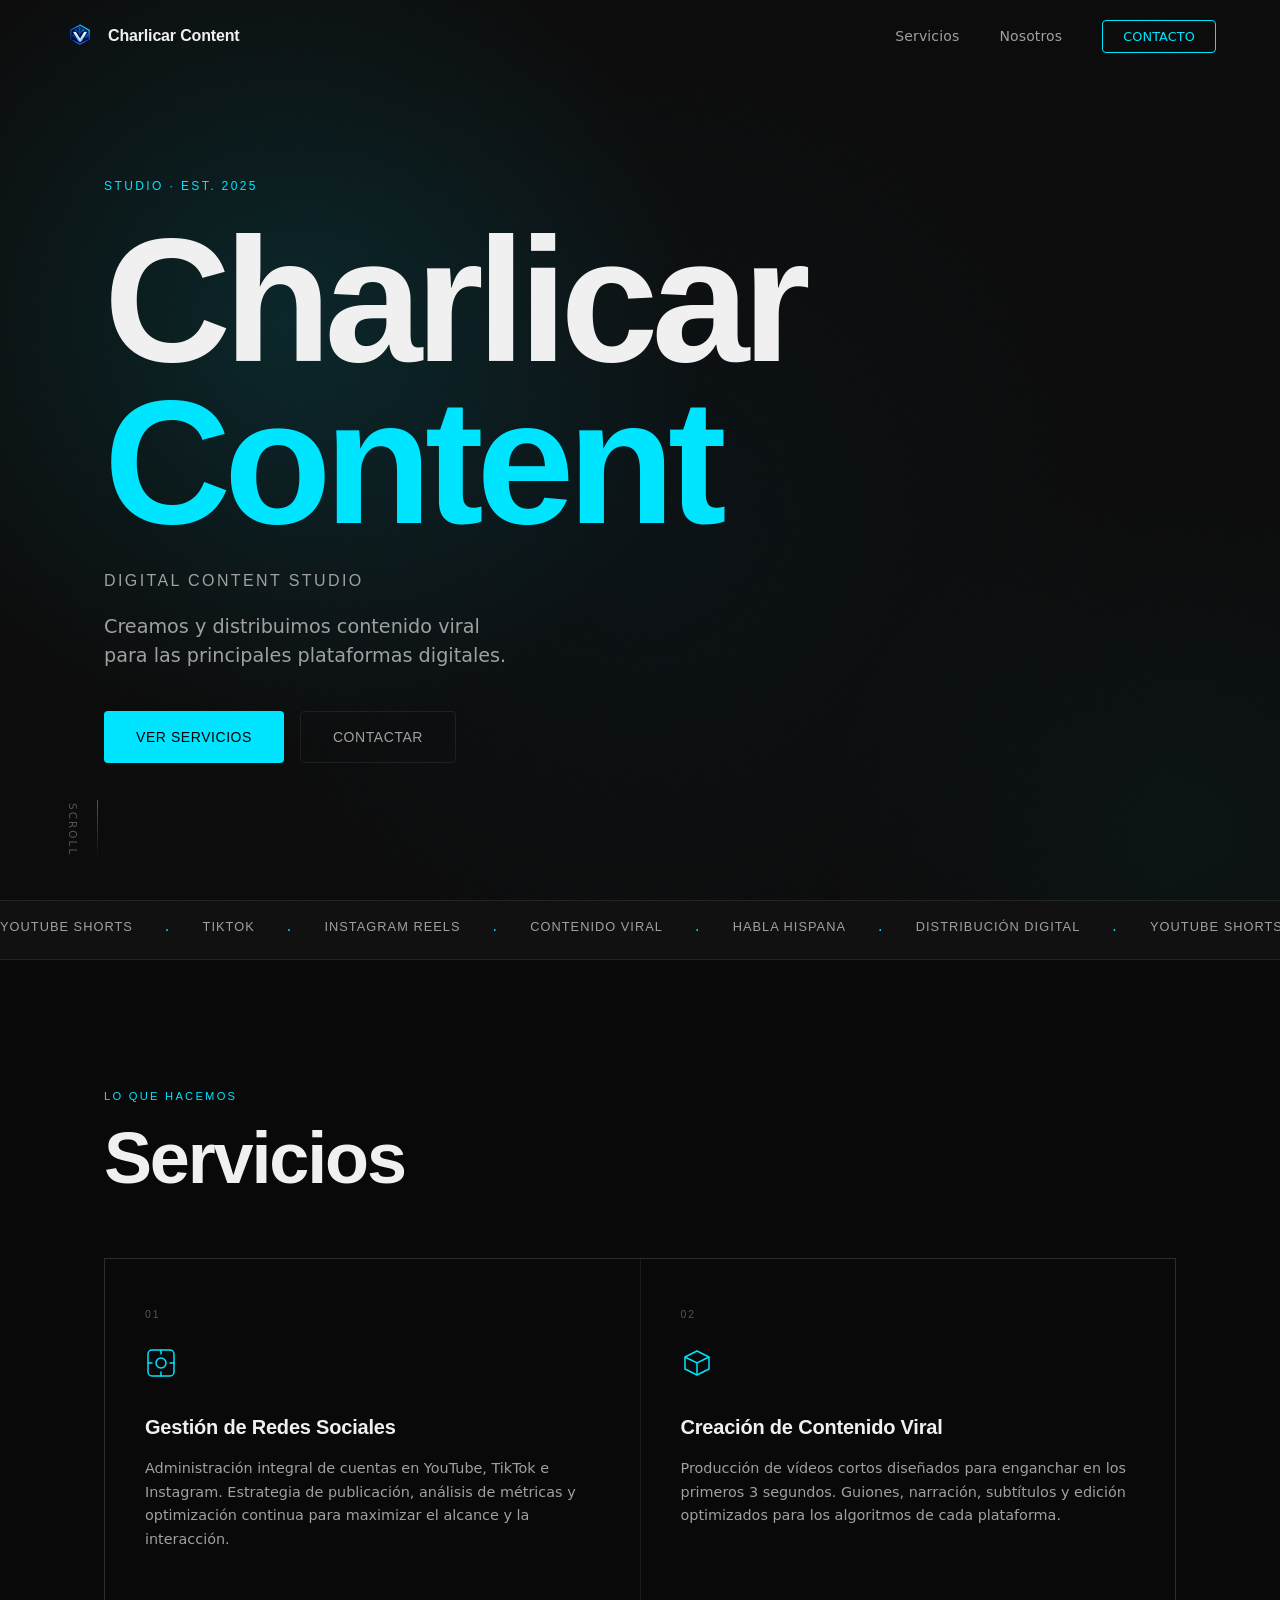
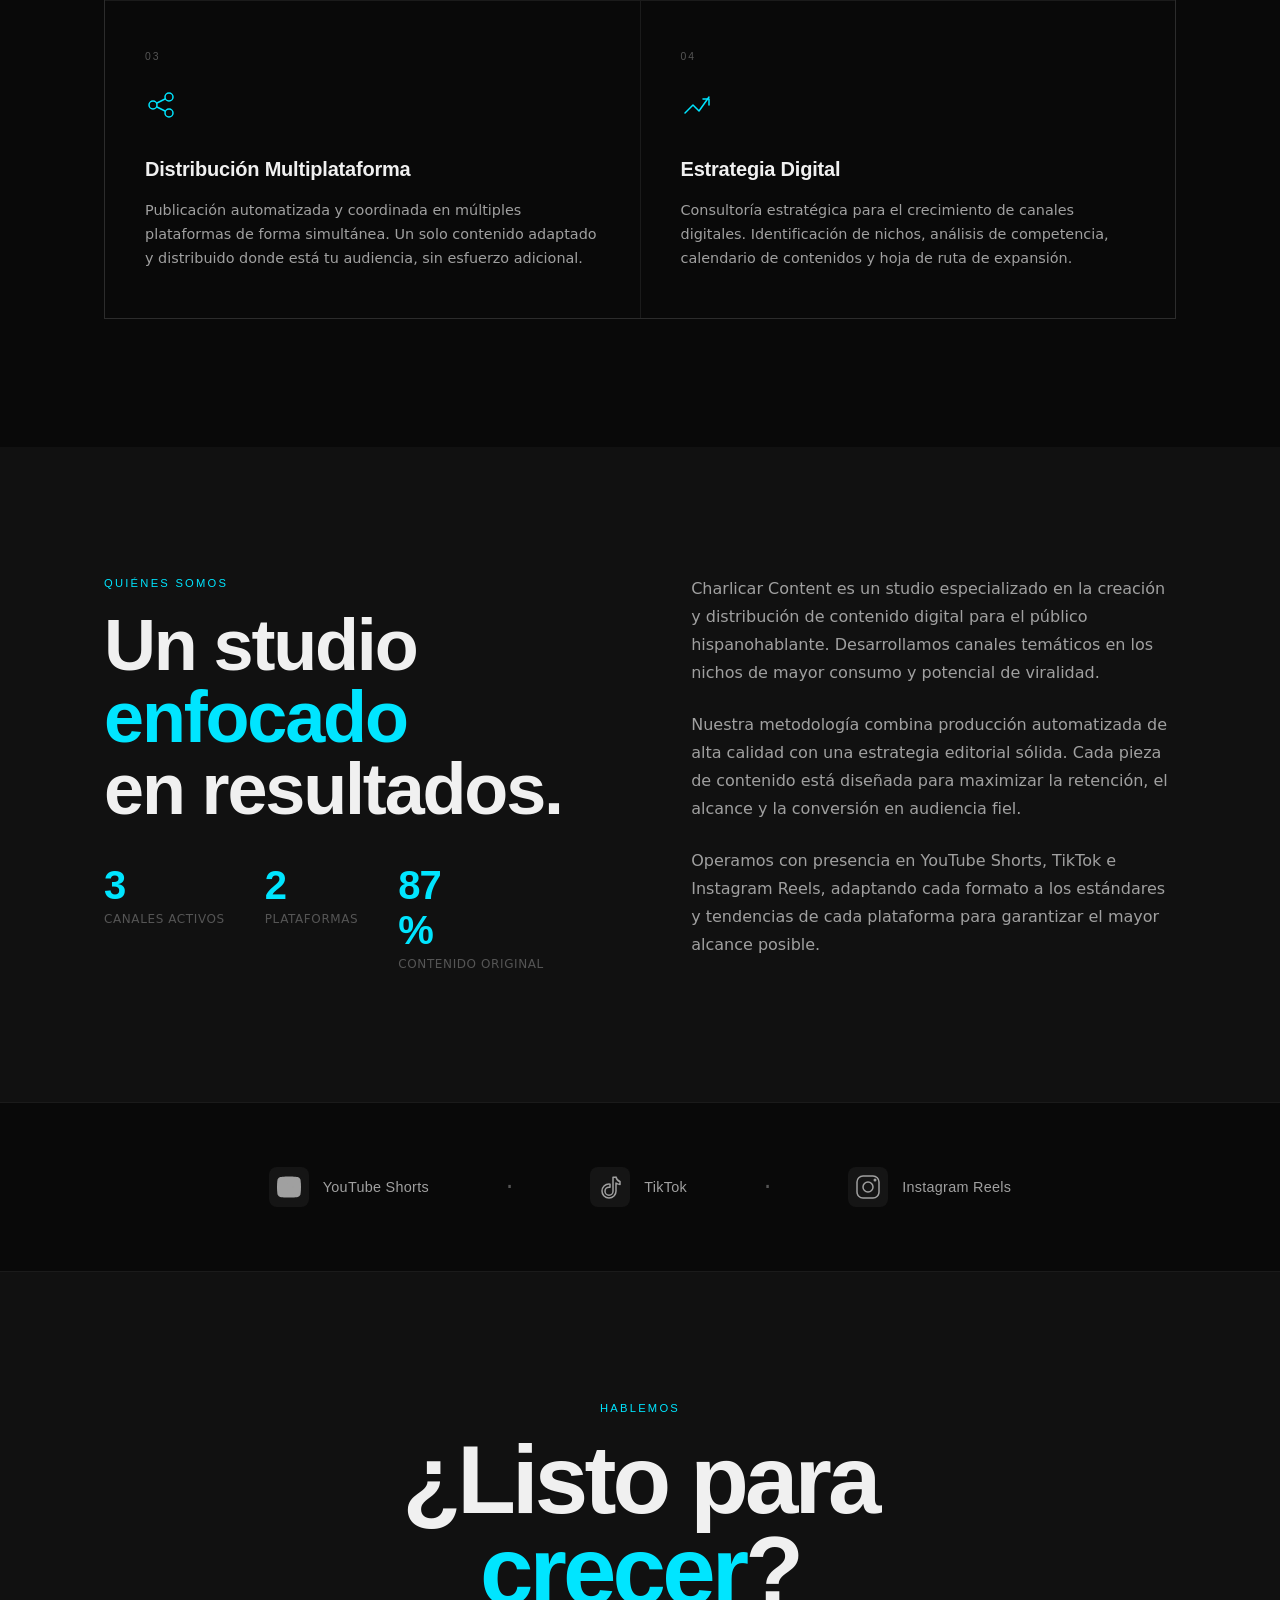
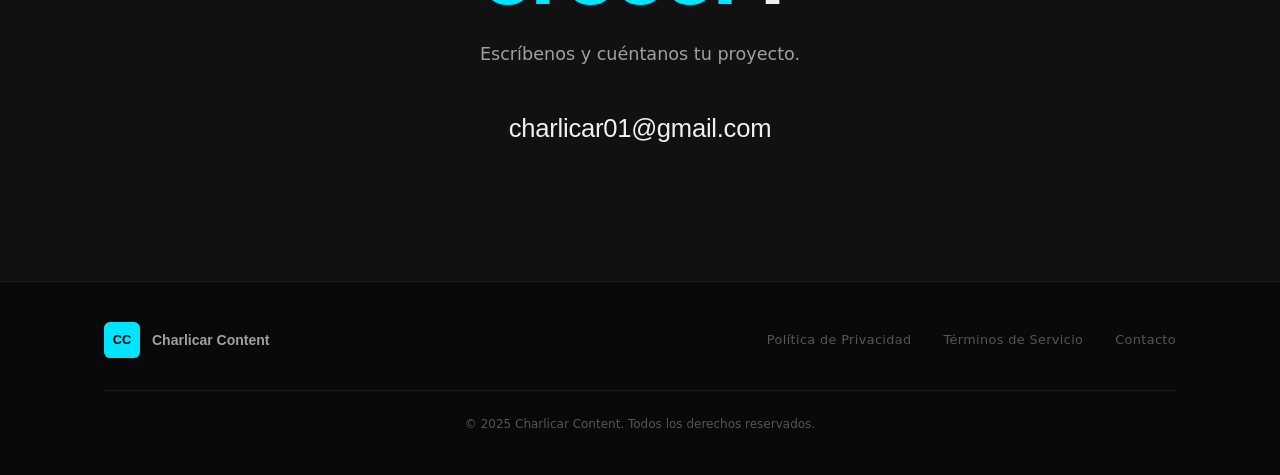
<file: index.html>
<!DOCTYPE html>
<html lang="es">
<head>
  <meta charset="UTF-8" />
  <meta name="viewport" content="width=device-width, initial-scale=1.0" />
  <title>Charlicar Content — Digital Content Studio</title>
  <meta name="description" content="Charlicar Content es un studio especializado en creación y distribución de contenido digital viral para las principales plataformas: YouTube, TikTok e Instagram." />
  <meta name="robots" content="index, follow" />
  <meta property="og:title" content="Charlicar Content — Digital Content Studio" />
  <meta property="og:description" content="Creamos y distribuimos contenido viral para las principales plataformas digitales." />
  <meta property="og:type" content="website" />
  <meta property="og:url" content="https://charlicar-content.github.io" />
  <link rel="canonical" href="https://charlicar-content.github.io" />
  <link rel="icon" type="image/png" href="favicon.png" />
  <link rel="apple-touch-icon" href="favicon.png" />
  <link rel="stylesheet" href="styles.css?v=20260617" />
</head>
<body>

  <!-- ─── NAV ─────────────────────────────────────────────── -->
  <nav class="nav" id="nav" role="navigation" aria-label="Navegación principal">
    <a href="#" class="nav-logo" aria-label="Charlicar Content — inicio">
      <img src="favicon.png" alt="Logo Charlicar Content" width="32" height="32" style="display:block; border-radius:8px; object-fit:cover;" />
      <span class="logo-name">Charlicar Content</span>
    </a>
    <ul class="nav-links" role="list">
      <li><a href="#servicios">Servicios</a></li>
      <li><a href="#nosotros">Nosotros</a></li>
      <li><a href="#contacto" class="nav-cta">Contacto</a></li>
    </ul>
    <button class="nav-toggle" aria-label="Abrir menú" aria-expanded="false" aria-controls="mobile-menu">
      <span></span><span></span>
    </button>
  </nav>

  <div class="mobile-menu" id="mobile-menu" aria-hidden="true">
    <a href="#servicios">Servicios</a>
    <a href="#nosotros">Nosotros</a>
    <a href="#contacto">Contacto</a>
    <a href="privacy-policy.html">Privacidad</a>
    <a href="terms.html">Términos</a>
  </div>

  <!-- ─── HERO ─────────────────────────────────────────────── -->
  <section class="hero" id="inicio" aria-label="Presentación">
    <div class="hero-gradient" data-gradient aria-hidden="true"></div>
    <div class="hero-grain" aria-hidden="true"></div>
    <div class="hero-inner">
      <p class="hero-kicker" data-reveal>Studio · Est. 2025</p>
      <h1 class="hero-title" data-reveal data-reveal-delay="100">
        Charlicar<br><em>Content</em>
      </h1>
      <p class="hero-tagline" data-reveal data-reveal-delay="200">Digital Content Studio</p>
      <p class="hero-sub" data-reveal data-reveal-delay="300">
        Creamos y distribuimos contenido viral<br>para las principales plataformas digitales.
      </p>
      <div class="hero-actions" data-reveal data-reveal-delay="400">
        <a href="#servicios" class="btn btn-primary">Ver servicios</a>
        <a href="#contacto" class="btn btn-ghost">Contactar</a>
      </div>
    </div>
    <div class="hero-scroll-hint" aria-hidden="true">
      <span>scroll</span>
      <div class="scroll-line"></div>
    </div>
  </section>

  <!-- ─── TICKER ────────────────────────────────────────────── -->
  <div class="ticker" aria-hidden="true">
    <div class="ticker-track">
      <span>YouTube Shorts</span><span class="dot">·</span>
      <span>TikTok</span><span class="dot">·</span>
      <span>Instagram Reels</span><span class="dot">·</span>
      <span>Contenido Viral</span><span class="dot">·</span>
      <span>Habla Hispana</span><span class="dot">·</span>
      <span>Distribución Digital</span><span class="dot">·</span>
      <span>YouTube Shorts</span><span class="dot">·</span>
      <span>TikTok</span><span class="dot">·</span>
      <span>Instagram Reels</span><span class="dot">·</span>
      <span>Contenido Viral</span><span class="dot">·</span>
      <span>Habla Hispana</span><span class="dot">·</span>
      <span>Distribución Digital</span><span class="dot">·</span>
    </div>
  </div>

  <!-- ─── SERVICIOS ─────────────────────────────────────────── -->
  <section class="section servicios" id="servicios" aria-label="Servicios">
    <div class="container">
      <div class="section-header">
        <p class="section-kicker" data-reveal>Lo que hacemos</p>
        <h2 class="section-title" data-reveal data-reveal-delay="80">Servicios</h2>
      </div>
      <div class="services-grid">

        <article class="service-card" data-reveal data-reveal-delay="0">
          <div class="service-number" aria-hidden="true">01</div>
          <div class="service-icon" aria-hidden="true">
            <svg width="32" height="32" viewBox="0 0 32 32" fill="none" aria-hidden="true">
              <rect x="3" y="3" width="26" height="26" rx="4" stroke="currentColor" stroke-width="1.5"/>
              <circle cx="16" cy="16" r="5" stroke="currentColor" stroke-width="1.5"/>
              <path d="M16 3v4M16 25v4M3 16h4M25 16h4" stroke="currentColor" stroke-width="1.5" stroke-linecap="round"/>
            </svg>
          </div>
          <h3 class="service-title">Gestión de Redes Sociales</h3>
          <p class="service-desc">Administración integral de cuentas en YouTube, TikTok e Instagram. Estrategia de publicación, análisis de métricas y optimización continua para maximizar el alcance y la interacción.</p>
        </article>

        <article class="service-card" data-reveal data-reveal-delay="100">
          <div class="service-number" aria-hidden="true">02</div>
          <div class="service-icon" aria-hidden="true">
            <svg width="32" height="32" viewBox="0 0 32 32" fill="none" aria-hidden="true">
              <path d="M16 4L4 10v12l12 6 12-6V10L16 4z" stroke="currentColor" stroke-width="1.5" stroke-linejoin="round"/>
              <path d="M4 10l12 6 12-6M16 16v12" stroke="currentColor" stroke-width="1.5"/>
            </svg>
          </div>
          <h3 class="service-title">Creación de Contenido Viral</h3>
          <p class="service-desc">Producción de vídeos cortos diseñados para enganchar en los primeros 3 segundos. Guiones, narración, subtítulos y edición optimizados para los algoritmos de cada plataforma.</p>
        </article>

        <article class="service-card" data-reveal data-reveal-delay="200">
          <div class="service-number" aria-hidden="true">03</div>
          <div class="service-icon" aria-hidden="true">
            <svg width="32" height="32" viewBox="0 0 32 32" fill="none" aria-hidden="true">
              <circle cx="8" cy="16" r="4" stroke="currentColor" stroke-width="1.5"/>
              <circle cx="24" cy="8" r="4" stroke="currentColor" stroke-width="1.5"/>
              <circle cx="24" cy="24" r="4" stroke="currentColor" stroke-width="1.5"/>
              <path d="M12 14l8-4M12 18l8 4" stroke="currentColor" stroke-width="1.5" stroke-linecap="round"/>
            </svg>
          </div>
          <h3 class="service-title">Distribución Multiplataforma</h3>
          <p class="service-desc">Publicación automatizada y coordinada en múltiples plataformas de forma simultánea. Un solo contenido adaptado y distribuido donde está tu audiencia, sin esfuerzo adicional.</p>
        </article>

        <article class="service-card" data-reveal data-reveal-delay="300">
          <div class="service-number" aria-hidden="true">04</div>
          <div class="service-icon" aria-hidden="true">
            <svg width="32" height="32" viewBox="0 0 32 32" fill="none" aria-hidden="true">
              <path d="M4 24l8-8 6 6 10-14" stroke="currentColor" stroke-width="1.5" stroke-linecap="round" stroke-linejoin="round"/>
              <path d="M22 10h6v6" stroke="currentColor" stroke-width="1.5" stroke-linecap="round" stroke-linejoin="round"/>
            </svg>
          </div>
          <h3 class="service-title">Estrategia Digital</h3>
          <p class="service-desc">Consultoría estratégica para el crecimiento de canales digitales. Identificación de nichos, análisis de competencia, calendario de contenidos y hoja de ruta de expansión.</p>
        </article>

      </div>
    </div>
  </section>

  <!-- ─── NOSOTROS ──────────────────────────────────────────── -->
  <section class="section nosotros" id="nosotros" aria-label="Sobre nosotros">
    <div class="container">
      <div class="nosotros-inner">
        <div class="nosotros-left">
          <p class="section-kicker" data-reveal>Quiénes somos</p>
          <h2 class="section-title" data-reveal data-reveal-delay="80">Un studio<br><em>enfocado</em><br>en resultados.</h2>
          <div class="stats-row" data-reveal data-reveal-delay="200">
            <div class="stat">
              <span class="stat-num" data-count="4">0</span>
              <span class="stat-label">Canales activos</span>
            </div>
            <div class="stat">
              <span class="stat-num" data-count="3">0</span>
              <span class="stat-label">Plataformas</span>
            </div>
            <div class="stat">
              <span class="stat-num" data-count="100">0</span><span class="stat-suffix">%</span>
              <span class="stat-label">Contenido original</span>
            </div>
          </div>
        </div>
        <div class="nosotros-right" data-reveal data-reveal-delay="150">
          <p class="nosotros-text">
            Charlicar Content es un studio especializado en la creación y distribución de contenido digital para el público hispanohablante. Desarrollamos canales temáticos en los nichos de mayor consumo y potencial de viralidad.
          </p>
          <p class="nosotros-text">
            Nuestra metodología combina producción automatizada de alta calidad con una estrategia editorial sólida. Cada pieza de contenido está diseñada para maximizar la retención, el alcance y la conversión en audiencia fiel.
          </p>
          <p class="nosotros-text">
            Operamos con presencia en YouTube Shorts, TikTok e Instagram Reels, adaptando cada formato a los estándares y tendencias de cada plataforma para garantizar el mayor alcance posible.
          </p>
        </div>
      </div>
    </div>
  </section>

  <!-- ─── PLATAFORMAS ───────────────────────────────────────── -->
  <section class="section plataformas" aria-label="Plataformas">
    <div class="container">
      <div class="platforms-row">
        <div class="platform-item" data-reveal data-reveal-delay="0">
          <svg width="40" height="40" viewBox="0 0 40 40" fill="none" aria-label="YouTube">
            <rect width="40" height="40" rx="8" fill="currentColor" opacity="0.08"/>
            <path d="M32 20c0 0 0 5-0.6 7.4a3.6 3.6 0 0 1-2.5 2.5C26.5 30.5 20 30.5 20 30.5s-6.5 0-8.9-0.6a3.6 3.6 0 0 1-2.5-2.5C8 25 8 20 8 20s0-5 0.6-7.4a3.6 3.6 0 0 1 2.5-2.5C13.5 9.5 20 9.5 20 9.5s6.5 0 8.9.6a3.6 3.6 0 0 1 2.5 2.5C32 15 32 20 32 20z" fill="currentColor"/>
            <path d="M17.5 24l7-4-7-4v8z" fill="currentColor"/>
          </svg>
          <span>YouTube Shorts</span>
        </div>
        <div class="platform-divider" aria-hidden="true">·</div>
        <div class="platform-item" data-reveal data-reveal-delay="100">
          <svg width="40" height="40" viewBox="0 0 40 40" fill="none" aria-label="TikTok">
            <rect width="40" height="40" rx="8" fill="currentColor" opacity="0.08"/>
            <path d="M26 10c.5 2.5 2 4 4 4.5v3c-1.5-.2-2.8-.7-4-1.5V24a7 7 0 1 1-7-7c.4 0 .7 0 1 .1v3.2c-.3-.1-.7-.1-1-.1a4 4 0 1 0 4 4v-14h3z" stroke="currentColor" stroke-width="1.5" stroke-linecap="round" stroke-linejoin="round"/>
          </svg>
          <span>TikTok</span>
        </div>
        <div class="platform-divider" aria-hidden="true">·</div>
        <div class="platform-item" data-reveal data-reveal-delay="200">
          <svg width="40" height="40" viewBox="0 0 40 40" fill="none" aria-label="Instagram">
            <rect width="40" height="40" rx="8" fill="currentColor" opacity="0.08"/>
            <rect x="9" y="9" width="22" height="22" rx="6" stroke="currentColor" stroke-width="1.5"/>
            <circle cx="20" cy="20" r="5" stroke="currentColor" stroke-width="1.5"/>
            <circle cx="27" cy="13" r="1.5" fill="currentColor"/>
          </svg>
          <span>Instagram Reels</span>
        </div>
      </div>
    </div>
  </section>

  <!-- ─── CONTACTO ──────────────────────────────────────────── -->
  <section class="section contacto" id="contacto" aria-label="Contacto">
    <div class="container">
      <div class="contact-inner">
        <p class="section-kicker" data-reveal>Hablemos</p>
        <h2 class="contact-title" data-reveal data-reveal-delay="80">¿Listo para<br><em>crecer</em>?</h2>
        <p class="contact-sub" data-reveal data-reveal-delay="160">Escríbenos y cuéntanos tu proyecto.</p>
        <a href="mailto:charlicar01@gmail.com" class="contact-email" data-reveal data-reveal-delay="240" aria-label="Enviar email a charlicar01@gmail.com">
          charlicar01@gmail.com
        </a>
      </div>
    </div>
  </section>

  <!-- ─── FOOTER ───────────────────────────────────────────── -->
  <footer class="footer" role="contentinfo">
    <div class="container">
      <div class="footer-inner">
        <div class="footer-brand">
          <span class="logo-mark">CC</span>
          <span>Charlicar Content</span>
        </div>
        <nav class="footer-links" aria-label="Pie de página">
          <a href="privacy-policy.html">Política de Privacidad</a>
          <a href="terms.html">Términos de Servicio</a>
          <a href="mailto:charlicar01@gmail.com">Contacto</a>
        </nav>
        <p class="footer-copy">© 2025 Charlicar Content. Todos los derechos reservados.</p>
      </div>
    </div>
  </footer>

  <script defer src="lib/gsap.min.js?v=20260617"></script>
  <script defer src="lib/ScrollTrigger.min.js?v=20260617"></script>
  <script defer src="main.js?v=20260617"></script>
</body>
</html>
</file>
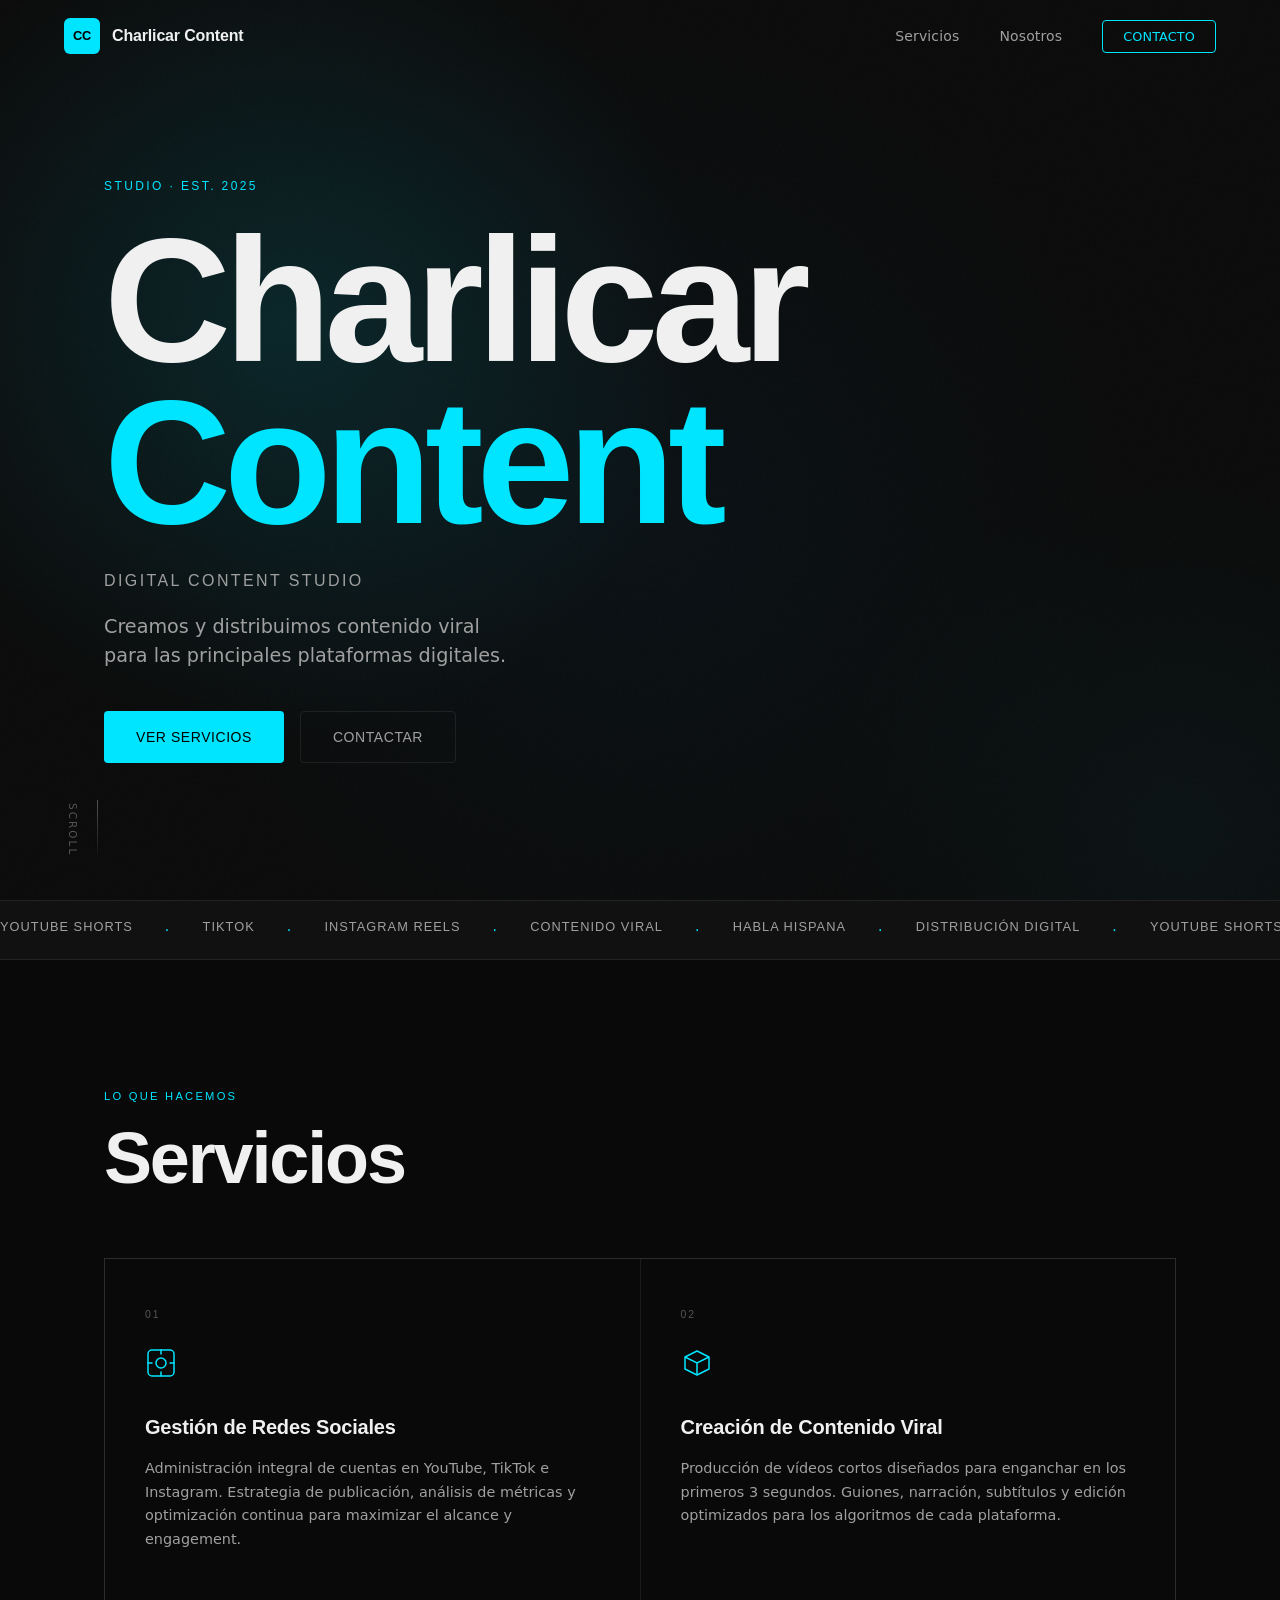
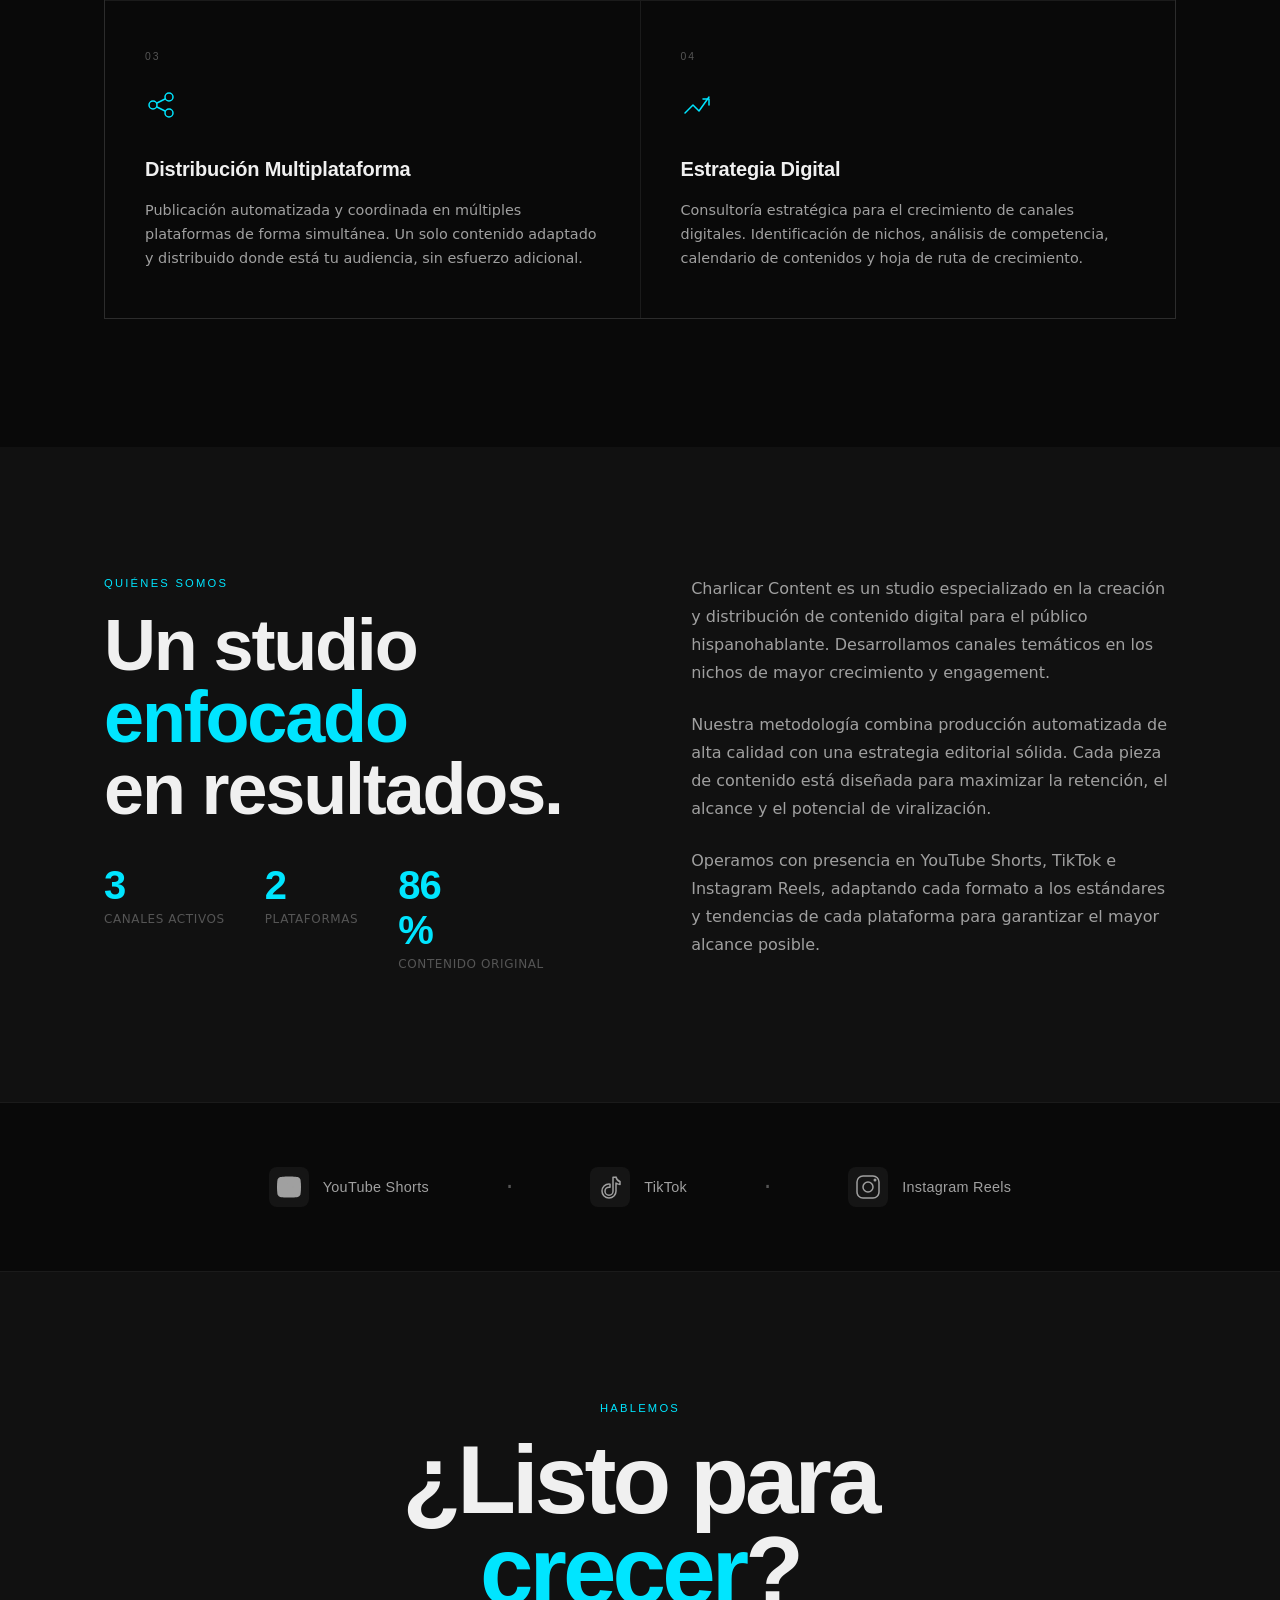
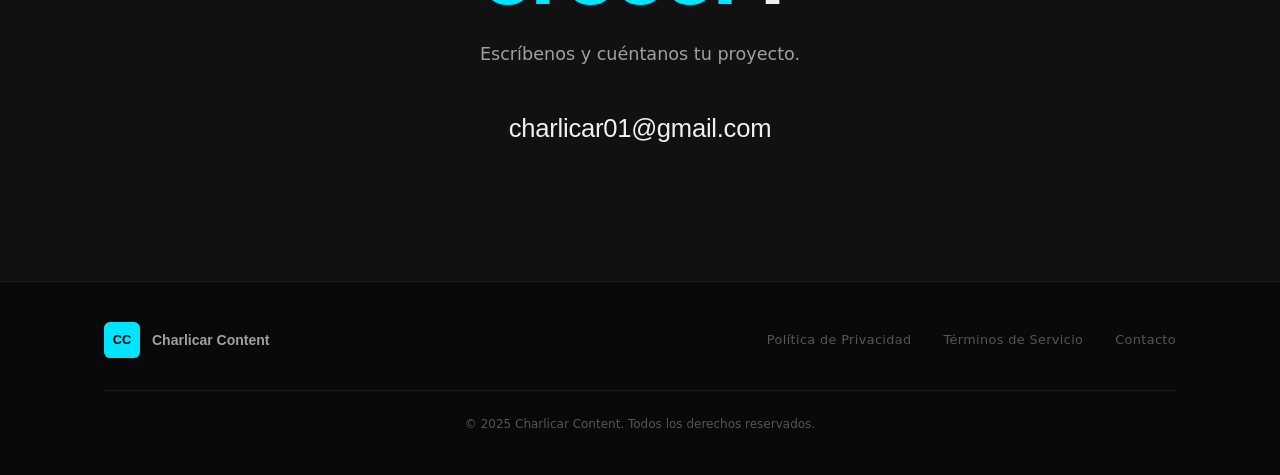
<file: charlicar-content/index.html>
<!DOCTYPE html>
<html lang="es">
<head>
  <meta charset="UTF-8" />
  <meta name="viewport" content="width=device-width, initial-scale=1.0" />
  <title>Charlicar Content — Digital Content Studio</title>
  <meta name="description" content="Charlicar Content es un studio especializado en creación y distribución de contenido digital viral para las principales plataformas: YouTube, TikTok e Instagram." />
  <meta name="robots" content="index, follow" />
  <meta property="og:title" content="Charlicar Content — Digital Content Studio" />
  <meta property="og:description" content="Creamos y distribuimos contenido viral para las principales plataformas digitales." />
  <meta property="og:type" content="website" />
  <meta property="og:url" content="https://charlicar-content.github.io" />
  <link rel="canonical" href="https://charlicar-content.github.io" />
  <link rel="icon" type="image/png" href="../favicon.png" />
  <link rel="stylesheet" href="styles.css?v=20260617" />
</head>
<body>

  <!-- ─── NAV ─────────────────────────────────────────────── -->
  <nav class="nav" id="nav" role="navigation" aria-label="Navegación principal">
    <a href="#" class="nav-logo" aria-label="Charlicar Content — inicio">
      <span class="logo-mark">CC</span>
      <span class="logo-name">Charlicar Content</span>
    </a>
    <ul class="nav-links" role="list">
      <li><a href="#servicios">Servicios</a></li>
      <li><a href="#nosotros">Nosotros</a></li>
      <li><a href="#contacto" class="nav-cta">Contacto</a></li>
    </ul>
    <button class="nav-toggle" aria-label="Abrir menú" aria-expanded="false" aria-controls="mobile-menu">
      <span></span><span></span>
    </button>
  </nav>

  <div class="mobile-menu" id="mobile-menu" aria-hidden="true">
    <a href="#servicios">Servicios</a>
    <a href="#nosotros">Nosotros</a>
    <a href="#contacto">Contacto</a>
    <a href="privacy-policy.html">Privacidad</a>
    <a href="terms.html">Términos</a>
  </div>

  <!-- ─── HERO ─────────────────────────────────────────────── -->
  <section class="hero" id="inicio" aria-label="Presentación">
    <div class="hero-gradient" data-gradient aria-hidden="true"></div>
    <div class="hero-grain" aria-hidden="true"></div>
    <div class="hero-inner">
      <p class="hero-kicker" data-reveal>Studio · Est. 2025</p>
      <h1 class="hero-title" data-reveal data-reveal-delay="100">
        Charlicar<br><em>Content</em>
      </h1>
      <p class="hero-tagline" data-reveal data-reveal-delay="200">Digital Content Studio</p>
      <p class="hero-sub" data-reveal data-reveal-delay="300">
        Creamos y distribuimos contenido viral<br>para las principales plataformas digitales.
      </p>
      <div class="hero-actions" data-reveal data-reveal-delay="400">
        <a href="#servicios" class="btn btn-primary">Ver servicios</a>
        <a href="#contacto" class="btn btn-ghost">Contactar</a>
      </div>
    </div>
    <div class="hero-scroll-hint" aria-hidden="true">
      <span>scroll</span>
      <div class="scroll-line"></div>
    </div>
  </section>

  <!-- ─── TICKER ────────────────────────────────────────────── -->
  <div class="ticker" aria-hidden="true">
    <div class="ticker-track">
      <span>YouTube Shorts</span><span class="dot">·</span>
      <span>TikTok</span><span class="dot">·</span>
      <span>Instagram Reels</span><span class="dot">·</span>
      <span>Contenido Viral</span><span class="dot">·</span>
      <span>Habla Hispana</span><span class="dot">·</span>
      <span>Distribución Digital</span><span class="dot">·</span>
      <span>YouTube Shorts</span><span class="dot">·</span>
      <span>TikTok</span><span class="dot">·</span>
      <span>Instagram Reels</span><span class="dot">·</span>
      <span>Contenido Viral</span><span class="dot">·</span>
      <span>Habla Hispana</span><span class="dot">·</span>
      <span>Distribución Digital</span><span class="dot">·</span>
    </div>
  </div>

  <!-- ─── SERVICIOS ─────────────────────────────────────────── -->
  <section class="section servicios" id="servicios" aria-label="Servicios">
    <div class="container">
      <div class="section-header">
        <p class="section-kicker" data-reveal>Lo que hacemos</p>
        <h2 class="section-title" data-reveal data-reveal-delay="80">Servicios</h2>
      </div>
      <div class="services-grid">

        <article class="service-card" data-reveal data-reveal-delay="0">
          <div class="service-number" aria-hidden="true">01</div>
          <div class="service-icon" aria-hidden="true">
            <svg width="32" height="32" viewBox="0 0 32 32" fill="none" aria-hidden="true">
              <rect x="3" y="3" width="26" height="26" rx="4" stroke="currentColor" stroke-width="1.5"/>
              <circle cx="16" cy="16" r="5" stroke="currentColor" stroke-width="1.5"/>
              <path d="M16 3v4M16 25v4M3 16h4M25 16h4" stroke="currentColor" stroke-width="1.5" stroke-linecap="round"/>
            </svg>
          </div>
          <h3 class="service-title">Gestión de Redes Sociales</h3>
          <p class="service-desc">Administración integral de cuentas en YouTube, TikTok e Instagram. Estrategia de publicación, análisis de métricas y optimización continua para maximizar el alcance y engagement.</p>
        </article>

        <article class="service-card" data-reveal data-reveal-delay="100">
          <div class="service-number" aria-hidden="true">02</div>
          <div class="service-icon" aria-hidden="true">
            <svg width="32" height="32" viewBox="0 0 32 32" fill="none" aria-hidden="true">
              <path d="M16 4L4 10v12l12 6 12-6V10L16 4z" stroke="currentColor" stroke-width="1.5" stroke-linejoin="round"/>
              <path d="M4 10l12 6 12-6M16 16v12" stroke="currentColor" stroke-width="1.5"/>
            </svg>
          </div>
          <h3 class="service-title">Creación de Contenido Viral</h3>
          <p class="service-desc">Producción de vídeos cortos diseñados para enganchar en los primeros 3 segundos. Guiones, narración, subtítulos y edición optimizados para los algoritmos de cada plataforma.</p>
        </article>

        <article class="service-card" data-reveal data-reveal-delay="200">
          <div class="service-number" aria-hidden="true">03</div>
          <div class="service-icon" aria-hidden="true">
            <svg width="32" height="32" viewBox="0 0 32 32" fill="none" aria-hidden="true">
              <circle cx="8" cy="16" r="4" stroke="currentColor" stroke-width="1.5"/>
              <circle cx="24" cy="8" r="4" stroke="currentColor" stroke-width="1.5"/>
              <circle cx="24" cy="24" r="4" stroke="currentColor" stroke-width="1.5"/>
              <path d="M12 14l8-4M12 18l8 4" stroke="currentColor" stroke-width="1.5" stroke-linecap="round"/>
            </svg>
          </div>
          <h3 class="service-title">Distribución Multiplataforma</h3>
          <p class="service-desc">Publicación automatizada y coordinada en múltiples plataformas de forma simultánea. Un solo contenido adaptado y distribuido donde está tu audiencia, sin esfuerzo adicional.</p>
        </article>

        <article class="service-card" data-reveal data-reveal-delay="300">
          <div class="service-number" aria-hidden="true">04</div>
          <div class="service-icon" aria-hidden="true">
            <svg width="32" height="32" viewBox="0 0 32 32" fill="none" aria-hidden="true">
              <path d="M4 24l8-8 6 6 10-14" stroke="currentColor" stroke-width="1.5" stroke-linecap="round" stroke-linejoin="round"/>
              <path d="M22 10h6v6" stroke="currentColor" stroke-width="1.5" stroke-linecap="round" stroke-linejoin="round"/>
            </svg>
          </div>
          <h3 class="service-title">Estrategia Digital</h3>
          <p class="service-desc">Consultoría estratégica para el crecimiento de canales digitales. Identificación de nichos, análisis de competencia, calendario de contenidos y hoja de ruta de crecimiento.</p>
        </article>

      </div>
    </div>
  </section>

  <!-- ─── NOSOTROS ──────────────────────────────────────────── -->
  <section class="section nosotros" id="nosotros" aria-label="Sobre nosotros">
    <div class="container">
      <div class="nosotros-inner">
        <div class="nosotros-left">
          <p class="section-kicker" data-reveal>Quiénes somos</p>
          <h2 class="section-title" data-reveal data-reveal-delay="80">Un studio<br><em>enfocado</em><br>en resultados.</h2>
          <div class="stats-row" data-reveal data-reveal-delay="200">
            <div class="stat">
              <span class="stat-num" data-count="4">0</span>
              <span class="stat-label">Canales activos</span>
            </div>
            <div class="stat">
              <span class="stat-num" data-count="3">0</span>
              <span class="stat-label">Plataformas</span>
            </div>
            <div class="stat">
              <span class="stat-num" data-count="100">0</span><span class="stat-suffix">%</span>
              <span class="stat-label">Contenido original</span>
            </div>
          </div>
        </div>
        <div class="nosotros-right" data-reveal data-reveal-delay="150">
          <p class="nosotros-text">
            Charlicar Content es un studio especializado en la creación y distribución de contenido digital para el público hispanohablante. Desarrollamos canales temáticos en los nichos de mayor crecimiento y engagement.
          </p>
          <p class="nosotros-text">
            Nuestra metodología combina producción automatizada de alta calidad con una estrategia editorial sólida. Cada pieza de contenido está diseñada para maximizar la retención, el alcance y el potencial de viralización.
          </p>
          <p class="nosotros-text">
            Operamos con presencia en YouTube Shorts, TikTok e Instagram Reels, adaptando cada formato a los estándares y tendencias de cada plataforma para garantizar el mayor alcance posible.
          </p>
        </div>
      </div>
    </div>
  </section>

  <!-- ─── PLATAFORMAS ───────────────────────────────────────── -->
  <section class="section plataformas" aria-label="Plataformas">
    <div class="container">
      <div class="platforms-row">
        <div class="platform-item" data-reveal data-reveal-delay="0">
          <svg width="40" height="40" viewBox="0 0 40 40" fill="none" aria-label="YouTube">
            <rect width="40" height="40" rx="8" fill="currentColor" opacity="0.08"/>
            <path d="M32 20c0 0 0 5-0.6 7.4a3.6 3.6 0 0 1-2.5 2.5C26.5 30.5 20 30.5 20 30.5s-6.5 0-8.9-0.6a3.6 3.6 0 0 1-2.5-2.5C8 25 8 20 8 20s0-5 0.6-7.4a3.6 3.6 0 0 1 2.5-2.5C13.5 9.5 20 9.5 20 9.5s6.5 0 8.9 0.6a3.6 3.6 0 0 1 2.5 2.5C32 15 32 20 32 20z" fill="currentColor"/>
            <path d="M17.5 24l7-4-7-4v8z" fill="currentColor"/>
          </svg>
          <span>YouTube Shorts</span>
        </div>
        <div class="platform-divider" aria-hidden="true">·</div>
        <div class="platform-item" data-reveal data-reveal-delay="100">
          <svg width="40" height="40" viewBox="0 0 40 40" fill="none" aria-label="TikTok">
            <rect width="40" height="40" rx="8" fill="currentColor" opacity="0.08"/>
            <path d="M26 10c.5 2.5 2 4 4 4.5v3c-1.5-.2-2.8-.7-4-1.5V24a7 7 0 1 1-7-7c.4 0 .7 0 1 .1v3.2c-.3-.1-.7-.1-1-.1a4 4 0 1 0 4 4v-14h3z" stroke="currentColor" stroke-width="1.5" stroke-linecap="round" stroke-linejoin="round"/>
          </svg>
          <span>TikTok</span>
        </div>
        <div class="platform-divider" aria-hidden="true">·</div>
        <div class="platform-item" data-reveal data-reveal-delay="200">
          <svg width="40" height="40" viewBox="0 0 40 40" fill="none" aria-label="Instagram">
            <rect width="40" height="40" rx="8" fill="currentColor" opacity="0.08"/>
            <rect x="9" y="9" width="22" height="22" rx="6" stroke="currentColor" stroke-width="1.5"/>
            <circle cx="20" cy="20" r="5" stroke="currentColor" stroke-width="1.5"/>
            <circle cx="27" cy="13" r="1.5" fill="currentColor"/>
          </svg>
          <span>Instagram Reels</span>
        </div>
      </div>
    </div>
  </section>

  <!-- ─── CONTACTO ──────────────────────────────────────────── -->
  <section class="section contacto" id="contacto" aria-label="Contacto">
    <div class="container">
      <div class="contact-inner">
        <p class="section-kicker" data-reveal>Hablemos</p>
        <h2 class="contact-title" data-reveal data-reveal-delay="80">¿Listo para<br><em>crecer</em>?</h2>
        <p class="contact-sub" data-reveal data-reveal-delay="160">Escríbenos y cuéntanos tu proyecto.</p>
        <a href="mailto:charlicar01@gmail.com" class="contact-email" data-reveal data-reveal-delay="240" aria-label="Enviar email a charlicar01@gmail.com">
          charlicar01@gmail.com
        </a>
      </div>
    </div>
  </section>

  <!-- ─── FOOTER ───────────────────────────────────────────── -->
  <footer class="footer" role="contentinfo">
    <div class="container">
      <div class="footer-inner">
        <div class="footer-brand">
          <span class="logo-mark">CC</span>
          <span>Charlicar Content</span>
        </div>
        <nav class="footer-links" aria-label="Pie de página">
          <a href="privacy-policy.html">Política de Privacidad</a>
          <a href="terms.html">Términos de Servicio</a>
          <a href="mailto:charlicar01@gmail.com">Contacto</a>
        </nav>
        <p class="footer-copy">© 2025 Charlicar Content. Todos los derechos reservados.</p>
      </div>
    </div>
  </footer>

  <script defer src="lib/gsap.min.js?v=20260617"></script>
  <script defer src="lib/ScrollTrigger.min.js?v=20260617"></script>
  <script defer src="main.js?v=20260617"></script>
</body>
</html>
</file>
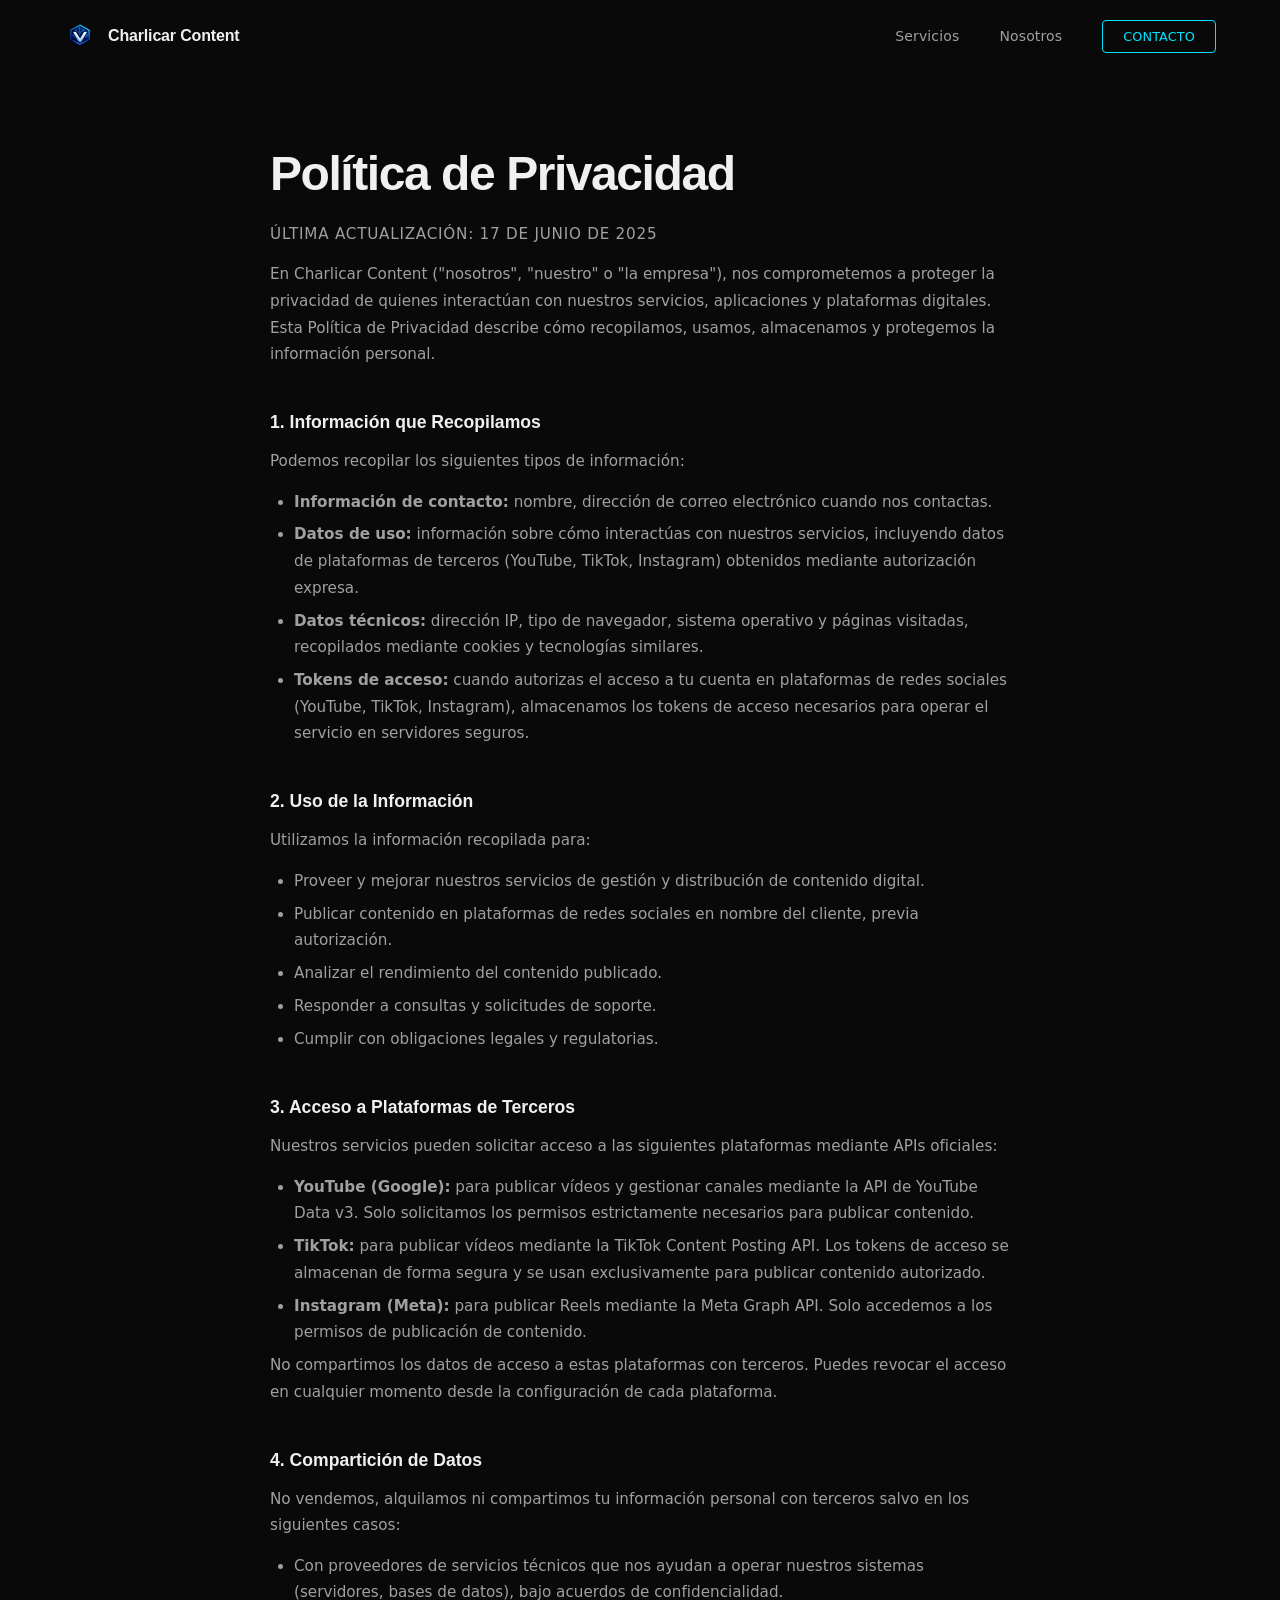
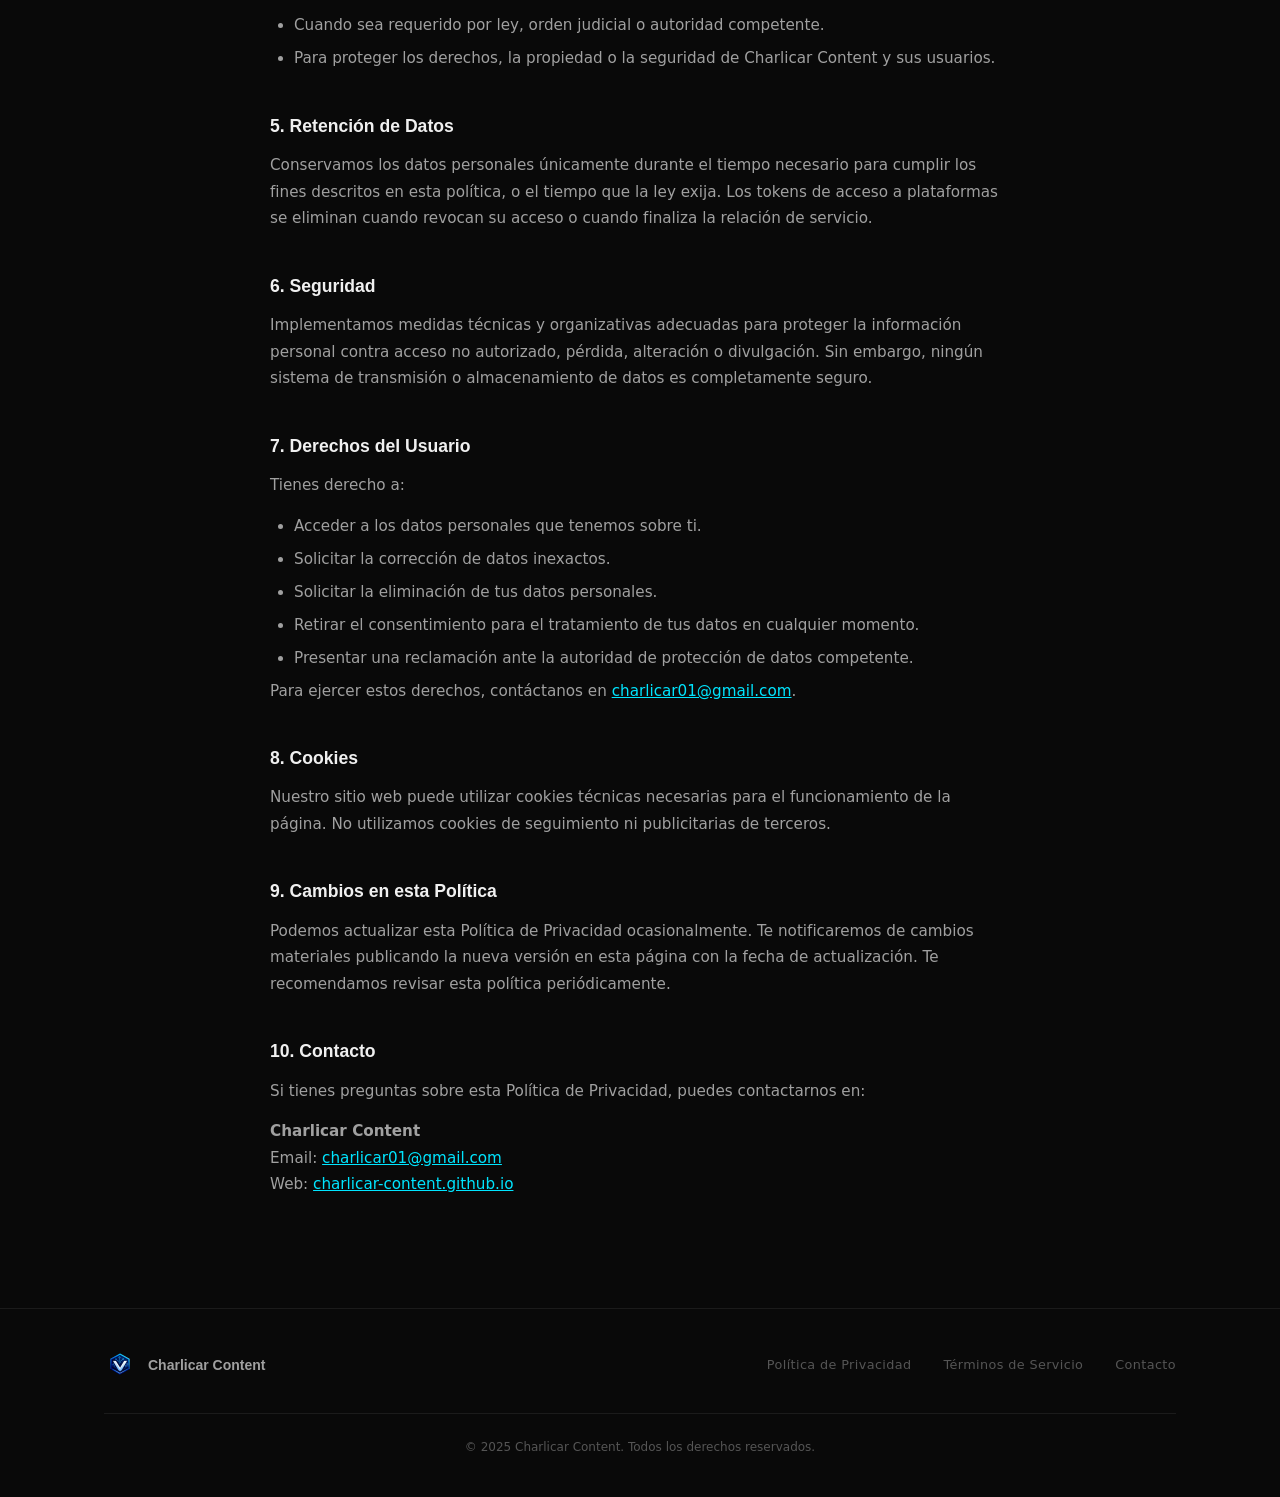
<file: privacy-policy.html>
<!DOCTYPE html>
<html lang="es">
<head>
  <meta charset="UTF-8" />
  <meta name="viewport" content="width=device-width, initial-scale=1.0" />
  <title>Política de Privacidad — Charlicar Content</title>
  <link rel="icon" type="image/png" href="favicon.png" />
  <link rel="apple-touch-icon" href="favicon.png" />
  <meta name="description" content="Política de privacidad de Charlicar Content." />
  <link rel="stylesheet" href="styles.css?v=20260617" />
  <style>
    .legal-page { padding-top: calc(var(--nav-h) + 4rem); padding-bottom: 6rem; }
    .legal-inner { max-width: 740px; margin-inline: auto; }
    .legal-inner h1 {
      font-family: 'Space Grotesk', sans-serif;
      font-size: clamp(2rem, 5vw, 3rem);
      font-weight: 700;
      letter-spacing: -0.03em;
      margin-bottom: 0.5rem;
    }
    .legal-date { font-size: 0.8rem; color: var(--ink-mute); margin-bottom: 3rem; letter-spacing: 0.05em; text-transform: uppercase; }
    .legal-inner h2 {
      font-family: 'Space Grotesk', sans-serif;
      font-size: 1.1rem;
      font-weight: 600;
      color: var(--ink);
      margin: 2.5rem 0 0.75rem;
    }
    .legal-inner p, .legal-inner li {
      font-size: 0.95rem;
      color: var(--ink-soft);
      line-height: 1.75;
      margin-bottom: 0.875rem;
    }
    .legal-inner ul { padding-left: 1.5rem; list-style: disc; }
    .legal-inner li { margin-bottom: 0.4rem; }
    .legal-inner a { color: var(--accent); text-decoration: underline; }
  </style>
</head>
<body>

  <nav class="nav is-scrolled" id="nav">
    <a href="index.html" class="nav-logo" aria-label="Charlicar Content — inicio">
      <img src="favicon.png" alt="Logo Charlicar Content" width="32" height="32" style="display:block; border-radius:8px; object-fit:cover;" />
      <span class="logo-name">Charlicar Content</span>
    </a>
    <ul class="nav-links">
      <li><a href="index.html#servicios">Servicios</a></li>
      <li><a href="index.html#nosotros">Nosotros</a></li>
      <li><a href="index.html#contacto" class="nav-cta">Contacto</a></li>
    </ul>
  </nav>

  <main class="legal-page">
    <div class="container">
      <div class="legal-inner">
        <h1>Política de Privacidad</h1>
        <p class="legal-date">Última actualización: 17 de junio de 2025</p>

        <p>En Charlicar Content ("nosotros", "nuestro" o "la empresa"), nos comprometemos a proteger la privacidad de quienes interactúan con nuestros servicios, aplicaciones y plataformas digitales. Esta Política de Privacidad describe cómo recopilamos, usamos, almacenamos y protegemos la información personal.</p>

        <h2>1. Información que Recopilamos</h2>
        <p>Podemos recopilar los siguientes tipos de información:</p>
        <ul>
          <li><strong>Información de contacto:</strong> nombre, dirección de correo electrónico cuando nos contactas.</li>
          <li><strong>Datos de uso:</strong> información sobre cómo interactúas con nuestros servicios, incluyendo datos de plataformas de terceros (YouTube, TikTok, Instagram) obtenidos mediante autorización expresa.</li>
          <li><strong>Datos técnicos:</strong> dirección IP, tipo de navegador, sistema operativo y páginas visitadas, recopilados mediante cookies y tecnologías similares.</li>
          <li><strong>Tokens de acceso:</strong> cuando autorizas el acceso a tu cuenta en plataformas de redes sociales (YouTube, TikTok, Instagram), almacenamos los tokens de acceso necesarios para operar el servicio en servidores seguros.</li>
        </ul>

        <h2>2. Uso de la Información</h2>
        <p>Utilizamos la información recopilada para:</p>
        <ul>
          <li>Proveer y mejorar nuestros servicios de gestión y distribución de contenido digital.</li>
          <li>Publicar contenido en plataformas de redes sociales en nombre del cliente, previa autorización.</li>
          <li>Analizar el rendimiento del contenido publicado.</li>
          <li>Responder a consultas y solicitudes de soporte.</li>
          <li>Cumplir con obligaciones legales y regulatorias.</li>
        </ul>

        <h2>3. Acceso a Plataformas de Terceros</h2>
        <p>Nuestros servicios pueden solicitar acceso a las siguientes plataformas mediante APIs oficiales:</p>
        <ul>
          <li><strong>YouTube (Google):</strong> para publicar vídeos y gestionar canales mediante la API de YouTube Data v3. Solo solicitamos los permisos estrictamente necesarios para publicar contenido.</li>
          <li><strong>TikTok:</strong> para publicar vídeos mediante la TikTok Content Posting API. Los tokens de acceso se almacenan de forma segura y se usan exclusivamente para publicar contenido autorizado.</li>
          <li><strong>Instagram (Meta):</strong> para publicar Reels mediante la Meta Graph API. Solo accedemos a los permisos de publicación de contenido.</li>
        </ul>
        <p>No compartimos los datos de acceso a estas plataformas con terceros. Puedes revocar el acceso en cualquier momento desde la configuración de cada plataforma.</p>

        <h2>4. Compartición de Datos</h2>
        <p>No vendemos, alquilamos ni compartimos tu información personal con terceros salvo en los siguientes casos:</p>
        <ul>
          <li>Con proveedores de servicios técnicos que nos ayudan a operar nuestros sistemas (servidores, bases de datos), bajo acuerdos de confidencialidad.</li>
          <li>Cuando sea requerido por ley, orden judicial o autoridad competente.</li>
          <li>Para proteger los derechos, la propiedad o la seguridad de Charlicar Content y sus usuarios.</li>
        </ul>

        <h2>5. Retención de Datos</h2>
        <p>Conservamos los datos personales únicamente durante el tiempo necesario para cumplir los fines descritos en esta política, o el tiempo que la ley exija. Los tokens de acceso a plataformas se eliminan cuando revocan su acceso o cuando finaliza la relación de servicio.</p>

        <h2>6. Seguridad</h2>
        <p>Implementamos medidas técnicas y organizativas adecuadas para proteger la información personal contra acceso no autorizado, pérdida, alteración o divulgación. Sin embargo, ningún sistema de transmisión o almacenamiento de datos es completamente seguro.</p>

        <h2>7. Derechos del Usuario</h2>
        <p>Tienes derecho a:</p>
        <ul>
          <li>Acceder a los datos personales que tenemos sobre ti.</li>
          <li>Solicitar la corrección de datos inexactos.</li>
          <li>Solicitar la eliminación de tus datos personales.</li>
          <li>Retirar el consentimiento para el tratamiento de tus datos en cualquier momento.</li>
          <li>Presentar una reclamación ante la autoridad de protección de datos competente.</li>
        </ul>
        <p>Para ejercer estos derechos, contáctanos en <a href="mailto:charlicar01@gmail.com">charlicar01@gmail.com</a>.</p>

        <h2>8. Cookies</h2>
        <p>Nuestro sitio web puede utilizar cookies técnicas necesarias para el funcionamiento de la página. No utilizamos cookies de seguimiento ni publicitarias de terceros.</p>

        <h2>9. Cambios en esta Política</h2>
        <p>Podemos actualizar esta Política de Privacidad ocasionalmente. Te notificaremos de cambios materiales publicando la nueva versión en esta página con la fecha de actualización. Te recomendamos revisar esta política periódicamente.</p>

        <h2>10. Contacto</h2>
        <p>Si tienes preguntas sobre esta Política de Privacidad, puedes contactarnos en:</p>
        <p><strong>Charlicar Content</strong><br>
        Email: <a href="mailto:charlicar01@gmail.com">charlicar01@gmail.com</a><br>
        Web: <a href="https://charlicar-content.github.io">charlicar-content.github.io</a></p>
      </div>
    </div>
  </main>

  <footer class="footer">
    <div class="container">
      <div class="footer-inner">
        <div class="footer-brand">
          <img src="favicon.png" alt="Logo Charlicar Content" width="32" height="32" style="display:block; border-radius:8px; object-fit:cover;" />
          <span>Charlicar Content</span>
        </div>
        <nav class="footer-links">
          <a href="privacy-policy.html">Política de Privacidad</a>
          <a href="terms.html">Términos de Servicio</a>
          <a href="mailto:charlicar01@gmail.com">Contacto</a>
        </nav>
        <p class="footer-copy">© 2025 Charlicar Content. Todos los derechos reservados.</p>
      </div>
    </div>
  </footer>

  <script defer src="main.js?v=20260617"></script>
</body>
</html>
</file>
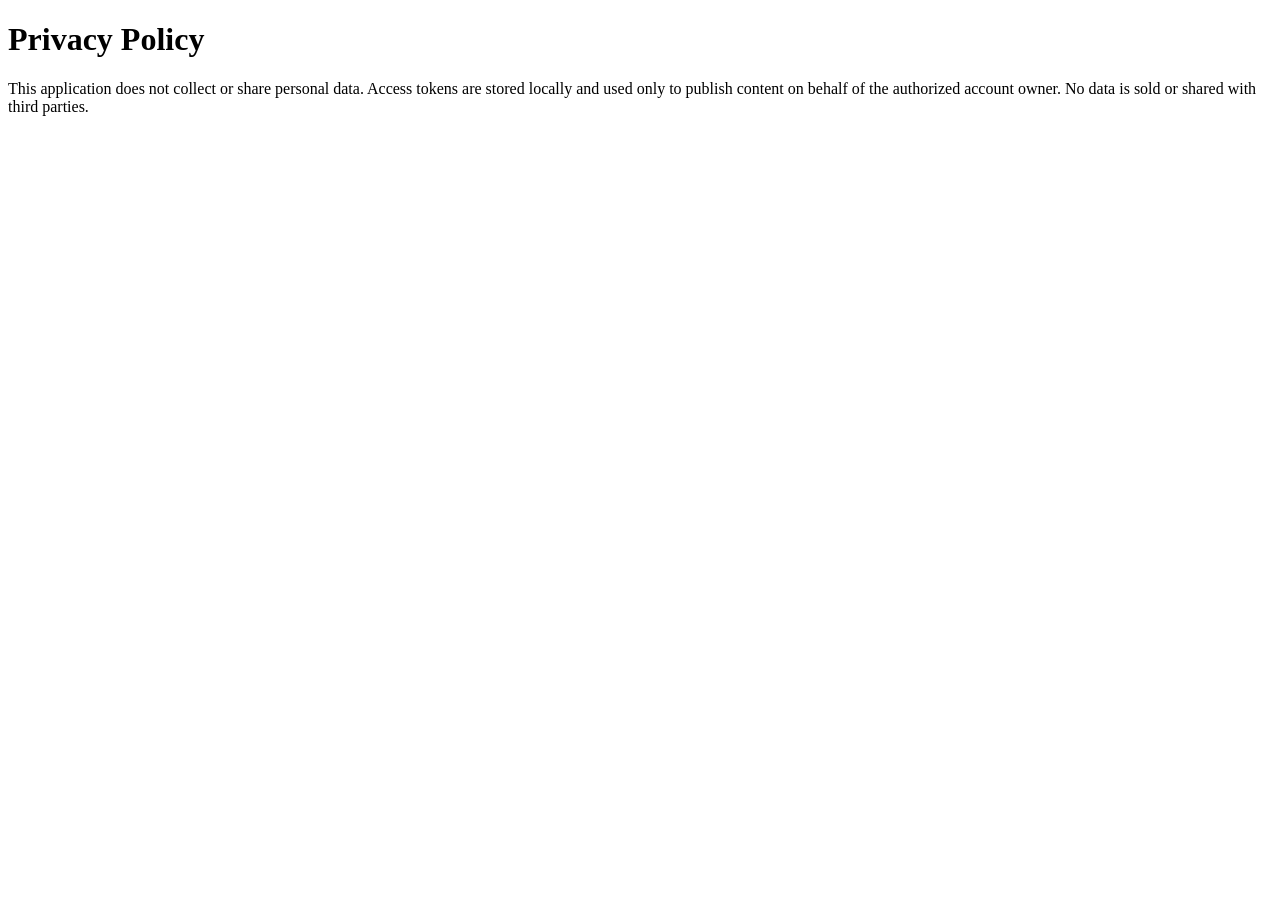
<file: privacy.html>
<!DOCTYPE html>
<html><head><title>Privacy Policy</title>
<link rel="icon" type="image/png" href="favicon.png" />
  <link rel="apple-touch-icon" href="favicon.png" /></head>
<body>
<h1>Privacy Policy</h1>
<p>This application does not collect or share personal data. Access tokens are stored locally and used only to publish content on behalf of the authorized account owner. No data is sold or shared with third parties.</p>
</body></html>
</file>
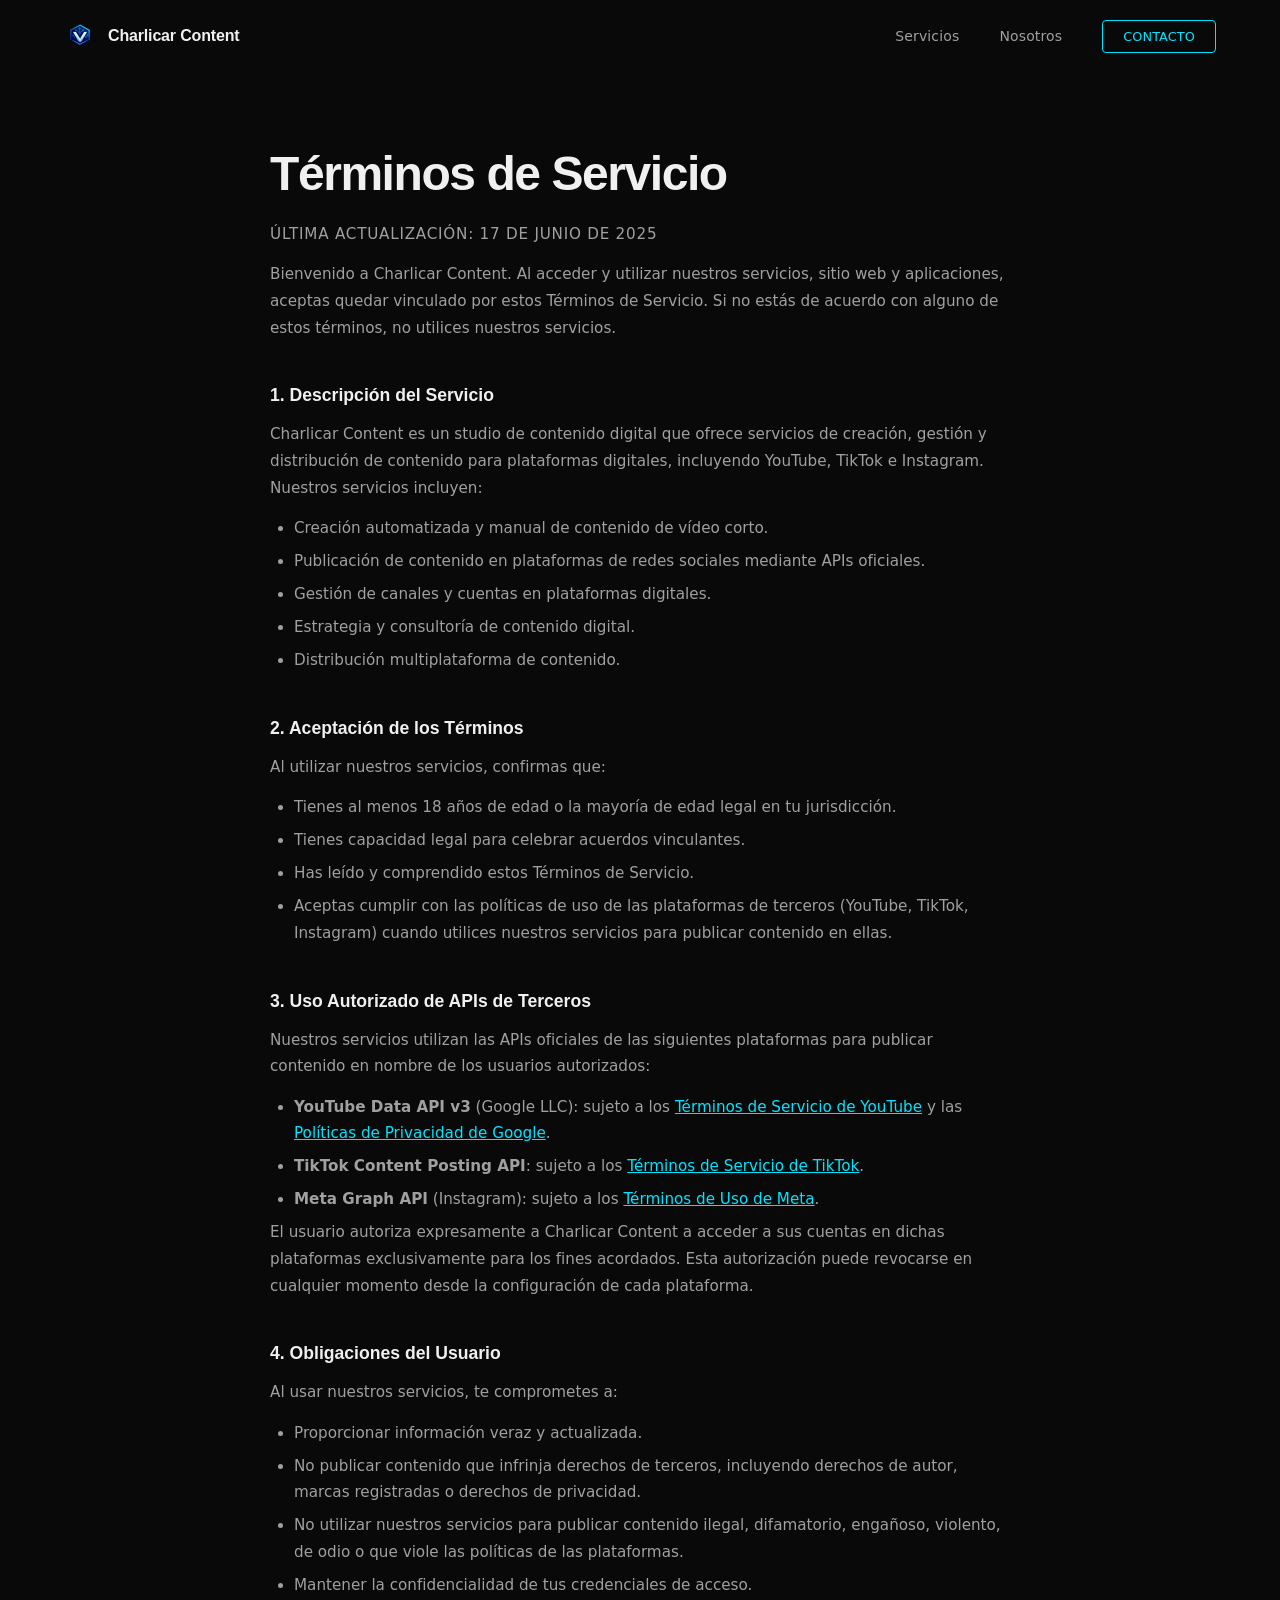
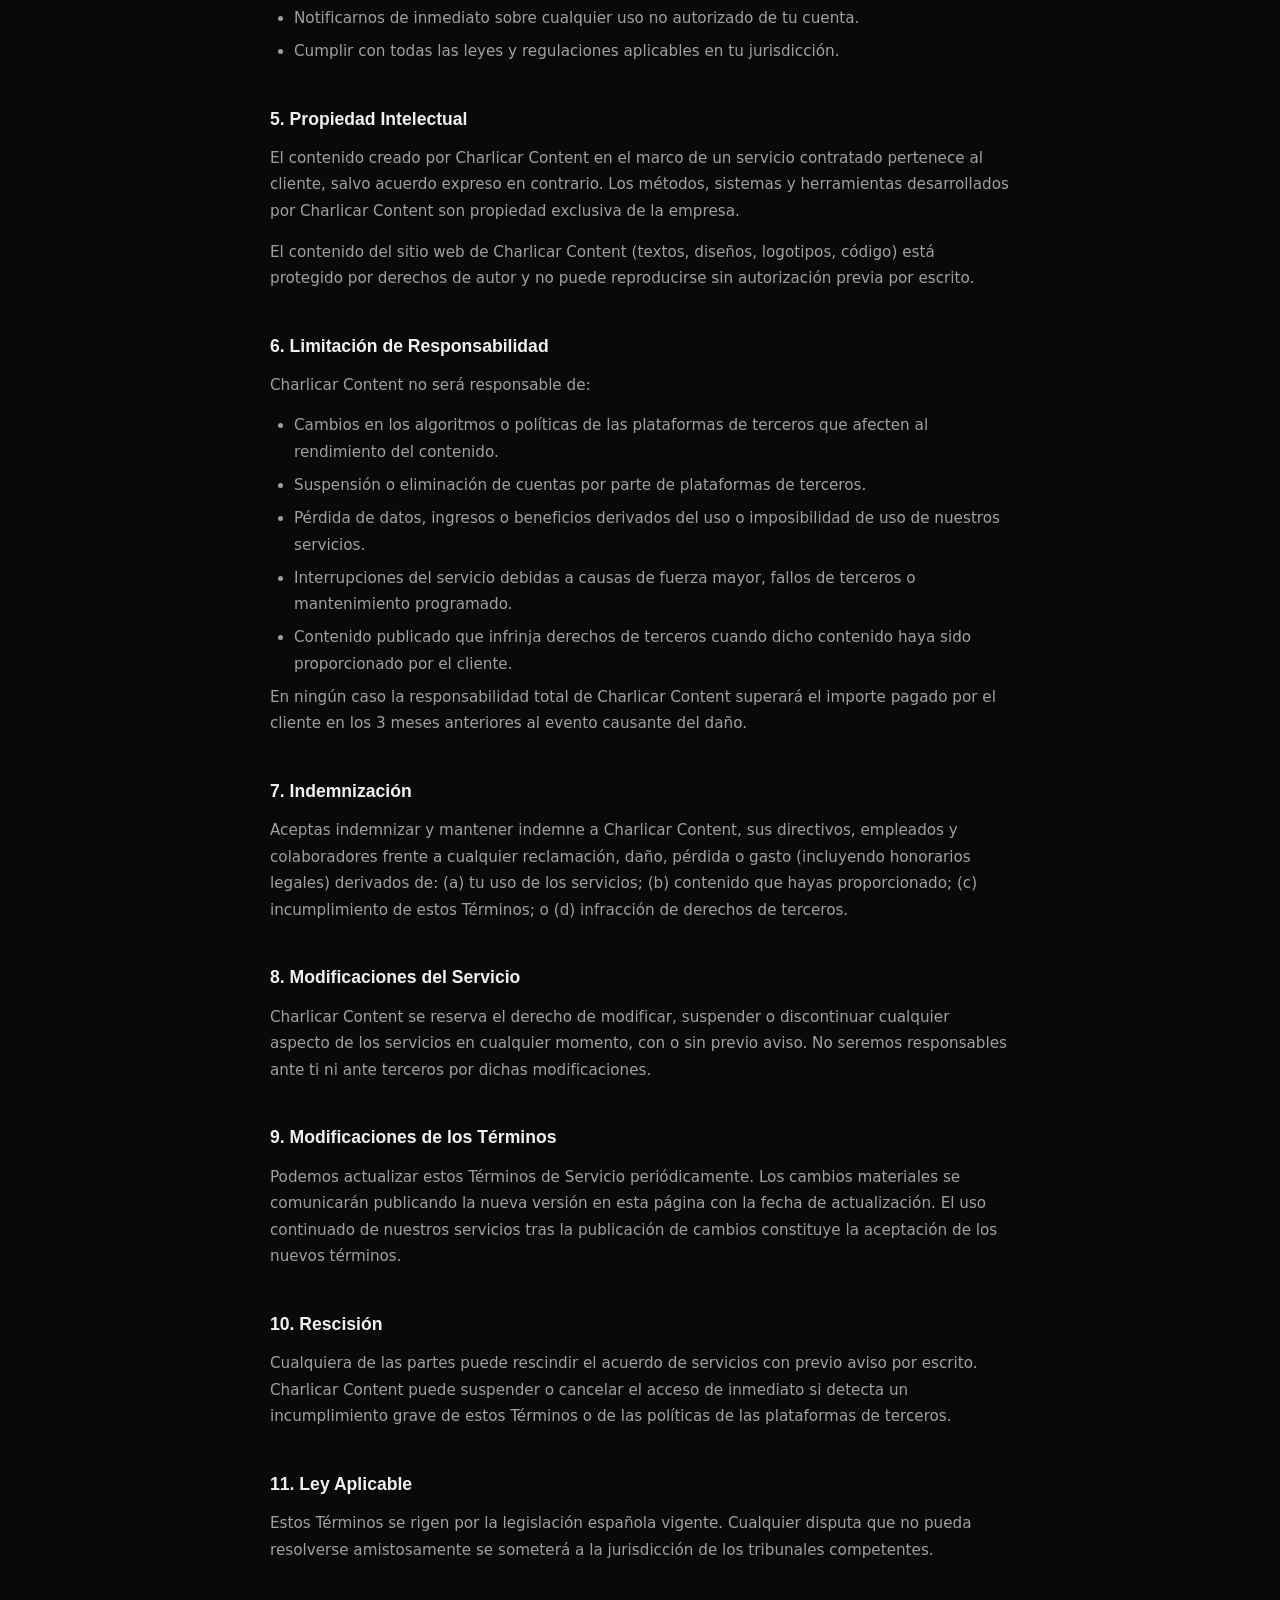
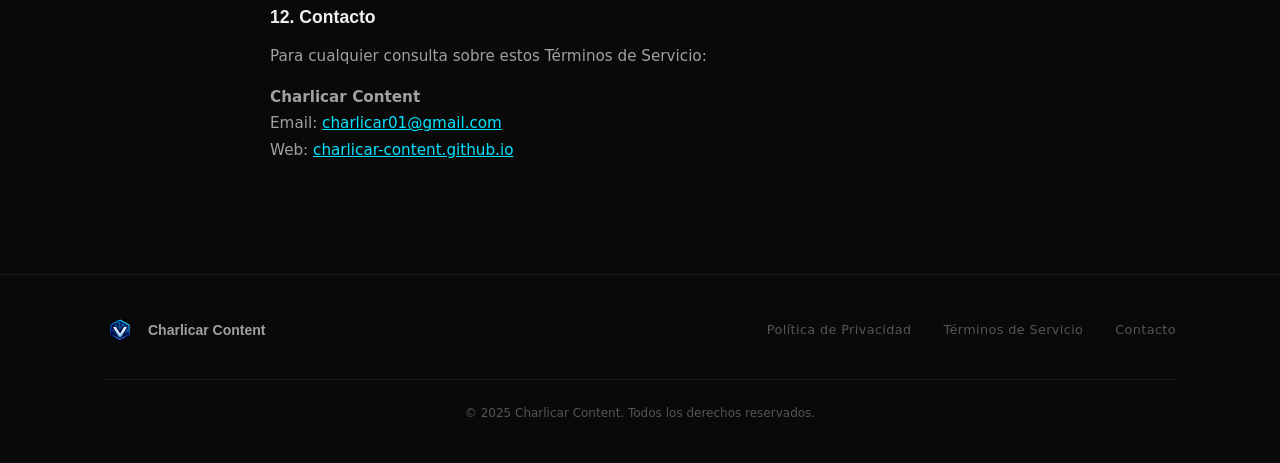
<file: terms.html>
<!DOCTYPE html>
<html lang="es">
<head>
  <meta charset="UTF-8" />
  <meta name="viewport" content="width=device-width, initial-scale=1.0" />
  <title>Términos de Servicio — Charlicar Content</title>
  <meta name="description" content="Términos de servicio de Charlicar Content." />
  <link rel="stylesheet" href="styles.css?v=20260617" />
  <link rel="icon" type="image/png" href="favicon.png" />
  <link rel="apple-touch-icon" href="favicon.png" />
  <style>
    .legal-page { padding-top: calc(var(--nav-h) + 4rem); padding-bottom: 6rem; }
    .legal-inner { max-width: 740px; margin-inline: auto; }
    .legal-inner h1 {
      font-family: 'Space Grotesk', sans-serif;
      font-size: clamp(2rem, 5vw, 3rem);
      font-weight: 700;
      letter-spacing: -0.03em;
      margin-bottom: 0.5rem;
    }
    .legal-date { font-size: 0.8rem; color: var(--ink-mute); margin-bottom: 3rem; letter-spacing: 0.05em; text-transform: uppercase; }
    .legal-inner h2 {
      font-family: 'Space Grotesk', sans-serif;
      font-size: 1.1rem;
      font-weight: 600;
      color: var(--ink);
      margin: 2.5rem 0 0.75rem;
    }
    .legal-inner p, .legal-inner li {
      font-size: 0.95rem;
      color: var(--ink-soft);
      line-height: 1.75;
      margin-bottom: 0.875rem;
    }
    .legal-inner ul { padding-left: 1.5rem; list-style: disc; }
    .legal-inner li { margin-bottom: 0.4rem; }
    .legal-inner a { color: var(--accent); text-decoration: underline; }
  </style>
</head>
<body>

  <nav class="nav is-scrolled" id="nav">
    <a href="index.html" class="nav-logo" aria-label="Charlicar Content — inicio">
      <img src="favicon.png" alt="Logo Charlicar Content" width="32" height="32" style="display:block; border-radius:8px; object-fit:cover;" />
      <span class="logo-name">Charlicar Content</span>
    </a>
    <ul class="nav-links">
      <li><a href="index.html#servicios">Servicios</a></li>
      <li><a href="index.html#nosotros">Nosotros</a></li>
      <li><a href="index.html#contacto" class="nav-cta">Contacto</a></li>
    </ul>
  </nav>

  <main class="legal-page">
    <div class="container">
      <div class="legal-inner">
        <h1>Términos de Servicio</h1>
        <p class="legal-date">Última actualización: 17 de junio de 2025</p>

        <p>Bienvenido a Charlicar Content. Al acceder y utilizar nuestros servicios, sitio web y aplicaciones, aceptas quedar vinculado por estos Términos de Servicio. Si no estás de acuerdo con alguno de estos términos, no utilices nuestros servicios.</p>

        <h2>1. Descripción del Servicio</h2>
        <p>Charlicar Content es un studio de contenido digital que ofrece servicios de creación, gestión y distribución de contenido para plataformas digitales, incluyendo YouTube, TikTok e Instagram. Nuestros servicios incluyen:</p>
        <ul>
          <li>Creación automatizada y manual de contenido de vídeo corto.</li>
          <li>Publicación de contenido en plataformas de redes sociales mediante APIs oficiales.</li>
          <li>Gestión de canales y cuentas en plataformas digitales.</li>
          <li>Estrategia y consultoría de contenido digital.</li>
          <li>Distribución multiplataforma de contenido.</li>
        </ul>

        <h2>2. Aceptación de los Términos</h2>
        <p>Al utilizar nuestros servicios, confirmas que:</p>
        <ul>
          <li>Tienes al menos 18 años de edad o la mayoría de edad legal en tu jurisdicción.</li>
          <li>Tienes capacidad legal para celebrar acuerdos vinculantes.</li>
          <li>Has leído y comprendido estos Términos de Servicio.</li>
          <li>Aceptas cumplir con las políticas de uso de las plataformas de terceros (YouTube, TikTok, Instagram) cuando utilices nuestros servicios para publicar contenido en ellas.</li>
        </ul>

        <h2>3. Uso Autorizado de APIs de Terceros</h2>
        <p>Nuestros servicios utilizan las APIs oficiales de las siguientes plataformas para publicar contenido en nombre de los usuarios autorizados:</p>
        <ul>
          <li><strong>YouTube Data API v3</strong> (Google LLC): sujeto a los <a href="https://www.youtube.com/t/terms" target="_blank" rel="noopener">Términos de Servicio de YouTube</a> y las <a href="https://policies.google.com/privacy" target="_blank" rel="noopener">Políticas de Privacidad de Google</a>.</li>
          <li><strong>TikTok Content Posting API</strong>: sujeto a los <a href="https://www.tiktok.com/legal/terms-of-service" target="_blank" rel="noopener">Términos de Servicio de TikTok</a>.</li>
          <li><strong>Meta Graph API</strong> (Instagram): sujeto a los <a href="https://www.facebook.com/terms.php" target="_blank" rel="noopener">Términos de Uso de Meta</a>.</li>
        </ul>
        <p>El usuario autoriza expresamente a Charlicar Content a acceder a sus cuentas en dichas plataformas exclusivamente para los fines acordados. Esta autorización puede revocarse en cualquier momento desde la configuración de cada plataforma.</p>

        <h2>4. Obligaciones del Usuario</h2>
        <p>Al usar nuestros servicios, te comprometes a:</p>
        <ul>
          <li>Proporcionar información veraz y actualizada.</li>
          <li>No publicar contenido que infrinja derechos de terceros, incluyendo derechos de autor, marcas registradas o derechos de privacidad.</li>
          <li>No utilizar nuestros servicios para publicar contenido ilegal, difamatorio, engañoso, violento, de odio o que viole las políticas de las plataformas.</li>
          <li>Mantener la confidencialidad de tus credenciales de acceso.</li>
          <li>Notificarnos de inmediato sobre cualquier uso no autorizado de tu cuenta.</li>
          <li>Cumplir con todas las leyes y regulaciones aplicables en tu jurisdicción.</li>
        </ul>

        <h2>5. Propiedad Intelectual</h2>
        <p>El contenido creado por Charlicar Content en el marco de un servicio contratado pertenece al cliente, salvo acuerdo expreso en contrario. Los métodos, sistemas y herramientas desarrollados por Charlicar Content son propiedad exclusiva de la empresa.</p>
        <p>El contenido del sitio web de Charlicar Content (textos, diseños, logotipos, código) está protegido por derechos de autor y no puede reproducirse sin autorización previa por escrito.</p>

        <h2>6. Limitación de Responsabilidad</h2>
        <p>Charlicar Content no será responsable de:</p>
        <ul>
          <li>Cambios en los algoritmos o políticas de las plataformas de terceros que afecten al rendimiento del contenido.</li>
          <li>Suspensión o eliminación de cuentas por parte de plataformas de terceros.</li>
          <li>Pérdida de datos, ingresos o beneficios derivados del uso o imposibilidad de uso de nuestros servicios.</li>
          <li>Interrupciones del servicio debidas a causas de fuerza mayor, fallos de terceros o mantenimiento programado.</li>
          <li>Contenido publicado que infrinja derechos de terceros cuando dicho contenido haya sido proporcionado por el cliente.</li>
        </ul>
        <p>En ningún caso la responsabilidad total de Charlicar Content superará el importe pagado por el cliente en los 3 meses anteriores al evento causante del daño.</p>

        <h2>7. Indemnización</h2>
        <p>Aceptas indemnizar y mantener indemne a Charlicar Content, sus directivos, empleados y colaboradores frente a cualquier reclamación, daño, pérdida o gasto (incluyendo honorarios legales) derivados de: (a) tu uso de los servicios; (b) contenido que hayas proporcionado; (c) incumplimiento de estos Términos; o (d) infracción de derechos de terceros.</p>

        <h2>8. Modificaciones del Servicio</h2>
        <p>Charlicar Content se reserva el derecho de modificar, suspender o discontinuar cualquier aspecto de los servicios en cualquier momento, con o sin previo aviso. No seremos responsables ante ti ni ante terceros por dichas modificaciones.</p>

        <h2>9. Modificaciones de los Términos</h2>
        <p>Podemos actualizar estos Términos de Servicio periódicamente. Los cambios materiales se comunicarán publicando la nueva versión en esta página con la fecha de actualización. El uso continuado de nuestros servicios tras la publicación de cambios constituye la aceptación de los nuevos términos.</p>

        <h2>10. Rescisión</h2>
        <p>Cualquiera de las partes puede rescindir el acuerdo de servicios con previo aviso por escrito. Charlicar Content puede suspender o cancelar el acceso de inmediato si detecta un incumplimiento grave de estos Términos o de las políticas de las plataformas de terceros.</p>

        <h2>11. Ley Aplicable</h2>
        <p>Estos Términos se rigen por la legislación española vigente. Cualquier disputa que no pueda resolverse amistosamente se someterá a la jurisdicción de los tribunales competentes.</p>

        <h2>12. Contacto</h2>
        <p>Para cualquier consulta sobre estos Términos de Servicio:</p>
        <p><strong>Charlicar Content</strong><br>
        Email: <a href="mailto:charlicar01@gmail.com">charlicar01@gmail.com</a><br>
        Web: <a href="https://charlicar-content.github.io">charlicar-content.github.io</a></p>
      </div>
    </div>
  </main>

  <footer class="footer">
    <div class="container">
      <div class="footer-inner">
        <div class="footer-brand">
          <img src="favicon.png" alt="Logo Charlicar Content" width="32" height="32" style="display:block; border-radius:8px; object-fit:cover;" />
          <span>Charlicar Content</span>
        </div>
        <nav class="footer-links">
          <a href="privacy-policy.html">Política de Privacidad</a>
          <a href="terms.html">Términos de Servicio</a>
          <a href="mailto:charlicar01@gmail.com">Contacto</a>
        </nav>
        <p class="footer-copy">© 2025 Charlicar Content. Todos los derechos reservados.</p>
      </div>
    </div>
  </footer>

  <script defer src="main.js?v=20260617"></script>
</body>
</html>
</file>
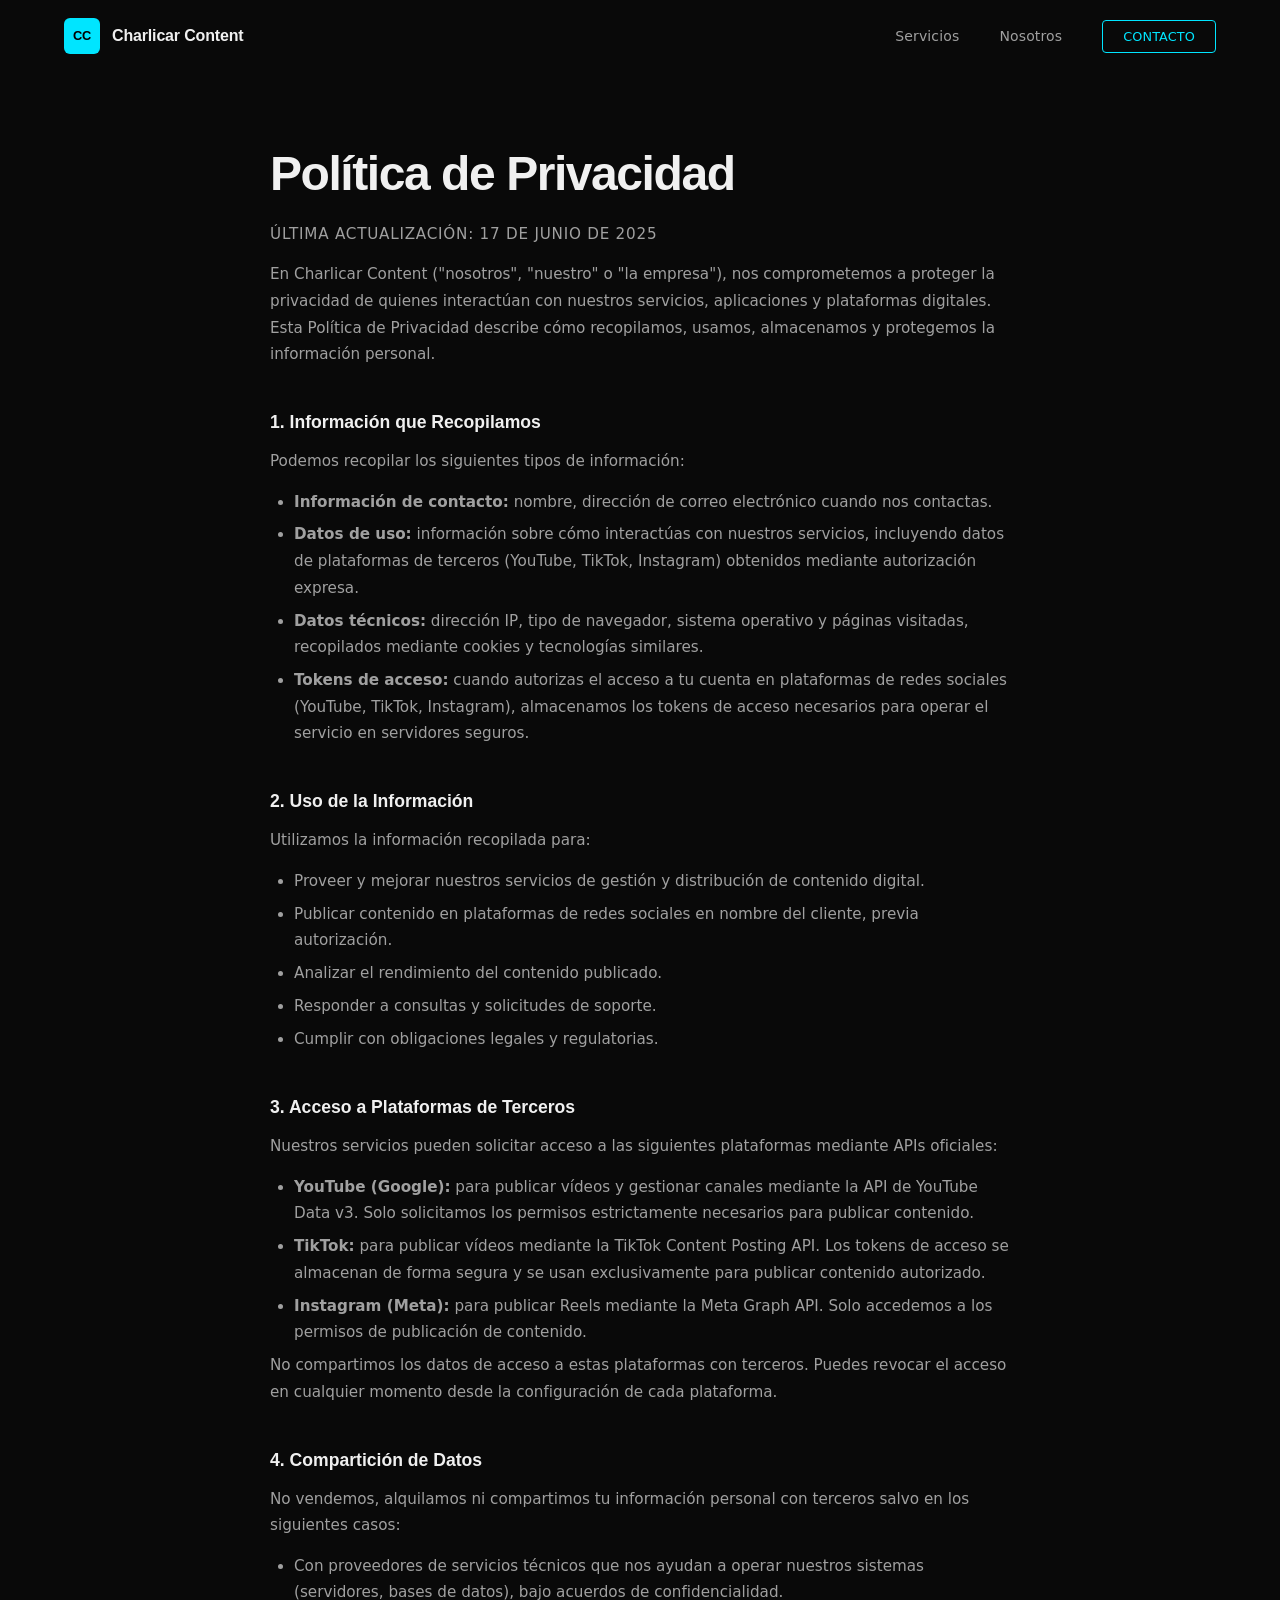
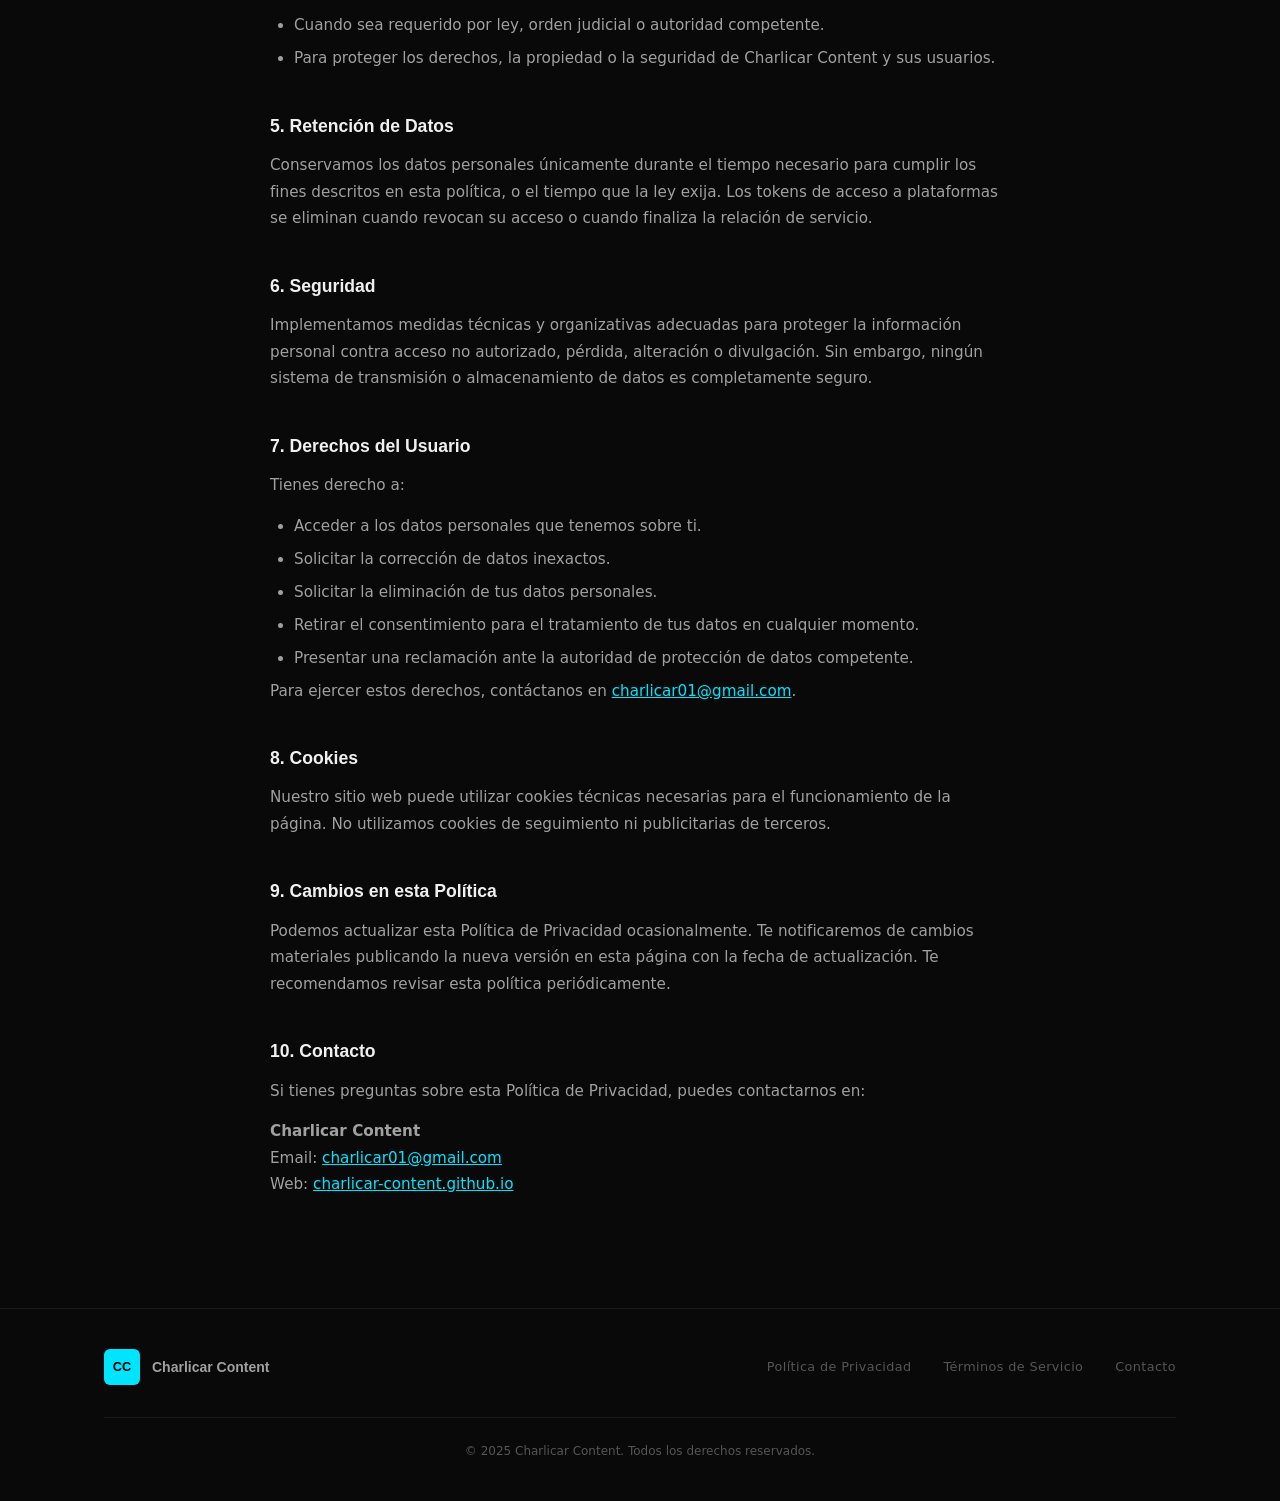
<file: charlicar-content/privacy-policy.html>
<!DOCTYPE html>
<html lang="es">
<head>
  <meta charset="UTF-8" />
  <meta name="viewport" content="width=device-width, initial-scale=1.0" />
  <title>Política de Privacidad — Charlicar Content</title>
  <meta name="description" content="Política de privacidad de Charlicar Content." />
  <link rel="stylesheet" href="styles.css?v=20260617" />
  <style>
    .legal-page { padding-top: calc(var(--nav-h) + 4rem); padding-bottom: 6rem; }
    .legal-inner { max-width: 740px; margin-inline: auto; }
    .legal-inner h1 {
      font-family: 'Space Grotesk', sans-serif;
      font-size: clamp(2rem, 5vw, 3rem);
      font-weight: 700;
      letter-spacing: -0.03em;
      margin-bottom: 0.5rem;
    }
    .legal-date { font-size: 0.8rem; color: var(--ink-mute); margin-bottom: 3rem; letter-spacing: 0.05em; text-transform: uppercase; }
    .legal-inner h2 {
      font-family: 'Space Grotesk', sans-serif;
      font-size: 1.1rem;
      font-weight: 600;
      color: var(--ink);
      margin: 2.5rem 0 0.75rem;
    }
    .legal-inner p, .legal-inner li {
      font-size: 0.95rem;
      color: var(--ink-soft);
      line-height: 1.75;
      margin-bottom: 0.875rem;
    }
    .legal-inner ul { padding-left: 1.5rem; list-style: disc; }
    .legal-inner li { margin-bottom: 0.4rem; }
    .legal-inner a { color: var(--accent); text-decoration: underline; }
  </style>
</head>
<body>

  <nav class="nav is-scrolled" id="nav">
    <a href="index.html" class="nav-logo" aria-label="Charlicar Content — inicio">
      <span class="logo-mark">CC</span>
      <span class="logo-name">Charlicar Content</span>
    </a>
    <ul class="nav-links">
      <li><a href="index.html#servicios">Servicios</a></li>
      <li><a href="index.html#nosotros">Nosotros</a></li>
      <li><a href="index.html#contacto" class="nav-cta">Contacto</a></li>
    </ul>
  </nav>

  <main class="legal-page">
    <div class="container">
      <div class="legal-inner">
        <h1>Política de Privacidad</h1>
        <p class="legal-date">Última actualización: 17 de junio de 2025</p>

        <p>En Charlicar Content ("nosotros", "nuestro" o "la empresa"), nos comprometemos a proteger la privacidad de quienes interactúan con nuestros servicios, aplicaciones y plataformas digitales. Esta Política de Privacidad describe cómo recopilamos, usamos, almacenamos y protegemos la información personal.</p>

        <h2>1. Información que Recopilamos</h2>
        <p>Podemos recopilar los siguientes tipos de información:</p>
        <ul>
          <li><strong>Información de contacto:</strong> nombre, dirección de correo electrónico cuando nos contactas.</li>
          <li><strong>Datos de uso:</strong> información sobre cómo interactúas con nuestros servicios, incluyendo datos de plataformas de terceros (YouTube, TikTok, Instagram) obtenidos mediante autorización expresa.</li>
          <li><strong>Datos técnicos:</strong> dirección IP, tipo de navegador, sistema operativo y páginas visitadas, recopilados mediante cookies y tecnologías similares.</li>
          <li><strong>Tokens de acceso:</strong> cuando autorizas el acceso a tu cuenta en plataformas de redes sociales (YouTube, TikTok, Instagram), almacenamos los tokens de acceso necesarios para operar el servicio en servidores seguros.</li>
        </ul>

        <h2>2. Uso de la Información</h2>
        <p>Utilizamos la información recopilada para:</p>
        <ul>
          <li>Proveer y mejorar nuestros servicios de gestión y distribución de contenido digital.</li>
          <li>Publicar contenido en plataformas de redes sociales en nombre del cliente, previa autorización.</li>
          <li>Analizar el rendimiento del contenido publicado.</li>
          <li>Responder a consultas y solicitudes de soporte.</li>
          <li>Cumplir con obligaciones legales y regulatorias.</li>
        </ul>

        <h2>3. Acceso a Plataformas de Terceros</h2>
        <p>Nuestros servicios pueden solicitar acceso a las siguientes plataformas mediante APIs oficiales:</p>
        <ul>
          <li><strong>YouTube (Google):</strong> para publicar vídeos y gestionar canales mediante la API de YouTube Data v3. Solo solicitamos los permisos estrictamente necesarios para publicar contenido.</li>
          <li><strong>TikTok:</strong> para publicar vídeos mediante la TikTok Content Posting API. Los tokens de acceso se almacenan de forma segura y se usan exclusivamente para publicar contenido autorizado.</li>
          <li><strong>Instagram (Meta):</strong> para publicar Reels mediante la Meta Graph API. Solo accedemos a los permisos de publicación de contenido.</li>
        </ul>
        <p>No compartimos los datos de acceso a estas plataformas con terceros. Puedes revocar el acceso en cualquier momento desde la configuración de cada plataforma.</p>

        <h2>4. Compartición de Datos</h2>
        <p>No vendemos, alquilamos ni compartimos tu información personal con terceros salvo en los siguientes casos:</p>
        <ul>
          <li>Con proveedores de servicios técnicos que nos ayudan a operar nuestros sistemas (servidores, bases de datos), bajo acuerdos de confidencialidad.</li>
          <li>Cuando sea requerido por ley, orden judicial o autoridad competente.</li>
          <li>Para proteger los derechos, la propiedad o la seguridad de Charlicar Content y sus usuarios.</li>
        </ul>

        <h2>5. Retención de Datos</h2>
        <p>Conservamos los datos personales únicamente durante el tiempo necesario para cumplir los fines descritos en esta política, o el tiempo que la ley exija. Los tokens de acceso a plataformas se eliminan cuando revocan su acceso o cuando finaliza la relación de servicio.</p>

        <h2>6. Seguridad</h2>
        <p>Implementamos medidas técnicas y organizativas adecuadas para proteger la información personal contra acceso no autorizado, pérdida, alteración o divulgación. Sin embargo, ningún sistema de transmisión o almacenamiento de datos es completamente seguro.</p>

        <h2>7. Derechos del Usuario</h2>
        <p>Tienes derecho a:</p>
        <ul>
          <li>Acceder a los datos personales que tenemos sobre ti.</li>
          <li>Solicitar la corrección de datos inexactos.</li>
          <li>Solicitar la eliminación de tus datos personales.</li>
          <li>Retirar el consentimiento para el tratamiento de tus datos en cualquier momento.</li>
          <li>Presentar una reclamación ante la autoridad de protección de datos competente.</li>
        </ul>
        <p>Para ejercer estos derechos, contáctanos en <a href="mailto:charlicar01@gmail.com">charlicar01@gmail.com</a>.</p>

        <h2>8. Cookies</h2>
        <p>Nuestro sitio web puede utilizar cookies técnicas necesarias para el funcionamiento de la página. No utilizamos cookies de seguimiento ni publicitarias de terceros.</p>

        <h2>9. Cambios en esta Política</h2>
        <p>Podemos actualizar esta Política de Privacidad ocasionalmente. Te notificaremos de cambios materiales publicando la nueva versión en esta página con la fecha de actualización. Te recomendamos revisar esta política periódicamente.</p>

        <h2>10. Contacto</h2>
        <p>Si tienes preguntas sobre esta Política de Privacidad, puedes contactarnos en:</p>
        <p><strong>Charlicar Content</strong><br>
        Email: <a href="mailto:charlicar01@gmail.com">charlicar01@gmail.com</a><br>
        Web: <a href="https://charlicar-content.github.io">charlicar-content.github.io</a></p>
      </div>
    </div>
  </main>

  <footer class="footer">
    <div class="container">
      <div class="footer-inner">
        <div class="footer-brand">
          <span class="logo-mark">CC</span>
          <span>Charlicar Content</span>
        </div>
        <nav class="footer-links">
          <a href="privacy-policy.html">Política de Privacidad</a>
          <a href="terms.html">Términos de Servicio</a>
          <a href="mailto:charlicar01@gmail.com">Contacto</a>
        </nav>
        <p class="footer-copy">© 2025 Charlicar Content. Todos los derechos reservados.</p>
      </div>
    </div>
  </footer>

  <script defer src="main.js?v=20260617"></script>
</body>
</html>
</file>
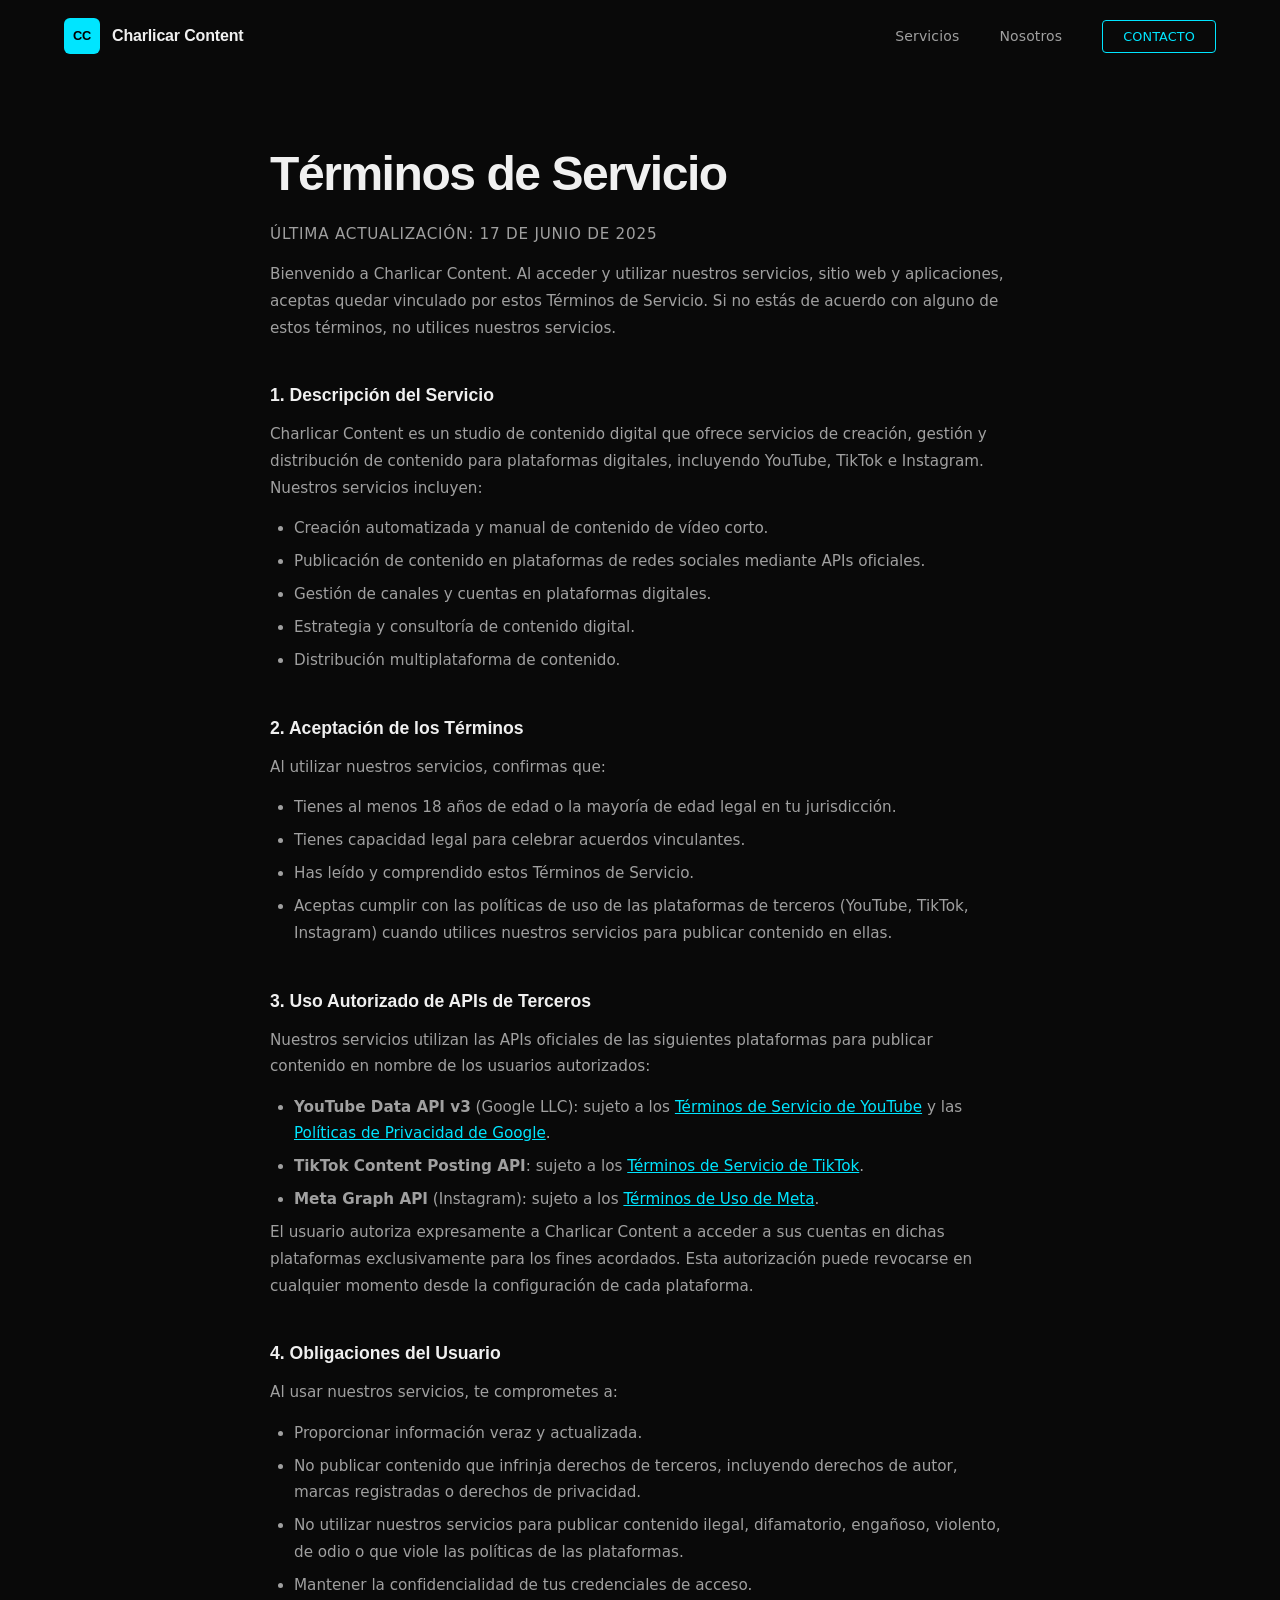
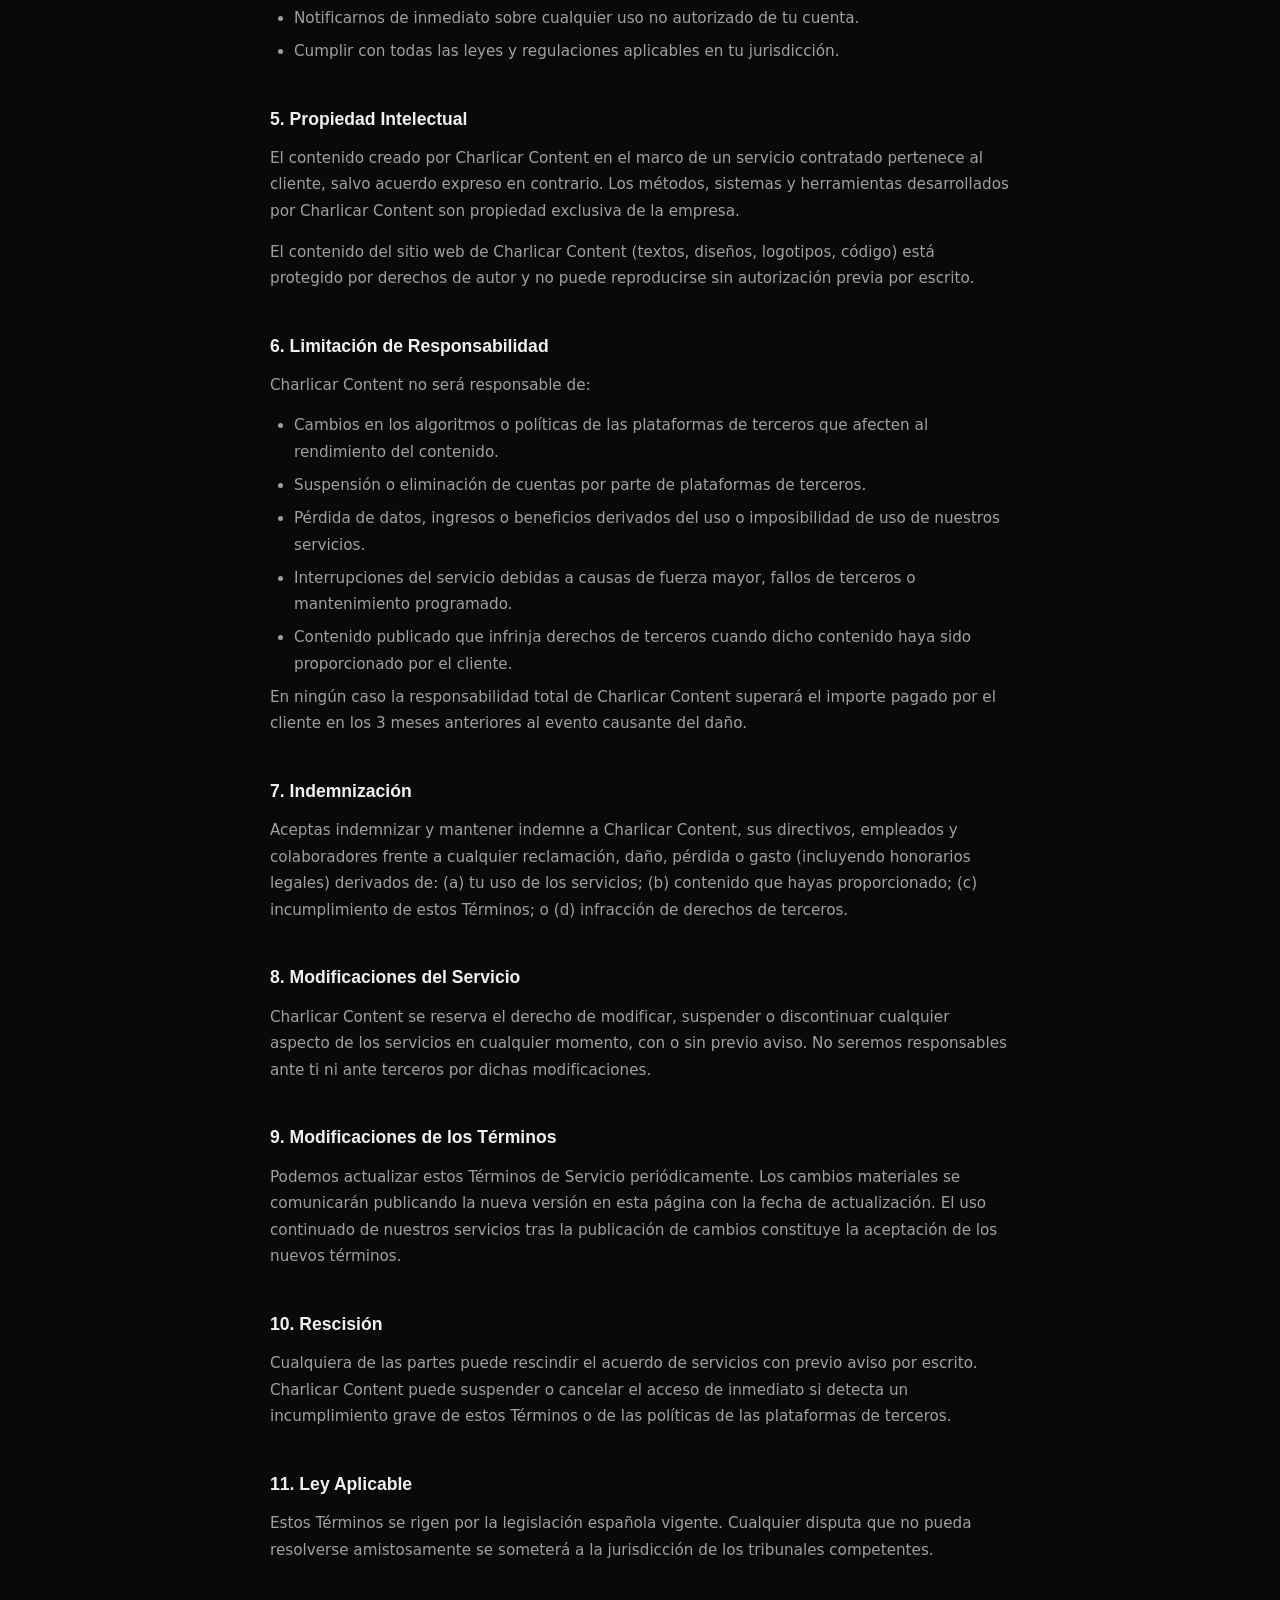
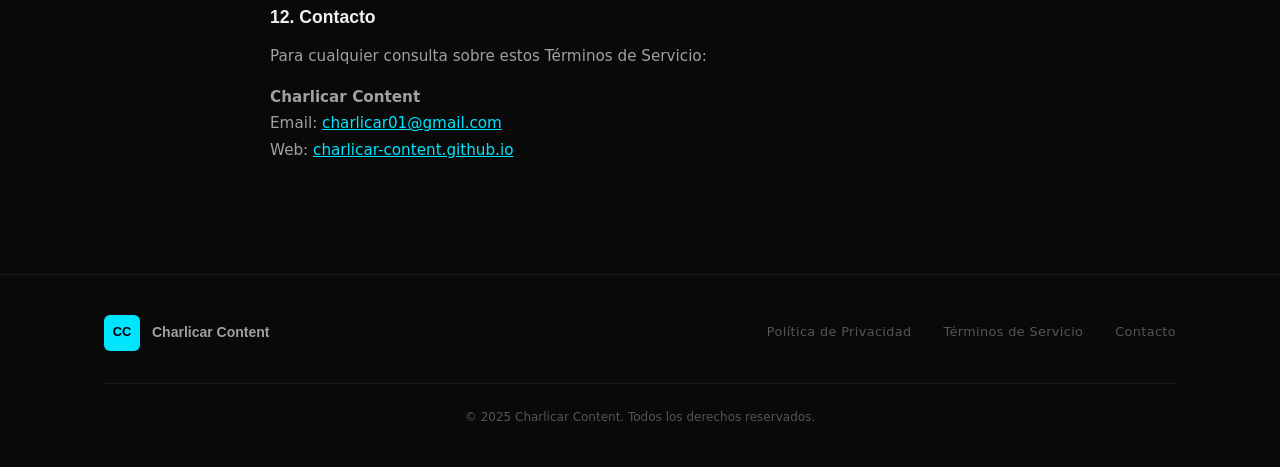
<file: charlicar-content/terms.html>
<!DOCTYPE html>
<html lang="es">
<head>
  <meta charset="UTF-8" />
  <meta name="viewport" content="width=device-width, initial-scale=1.0" />
  <title>Términos de Servicio — Charlicar Content</title>
  <meta name="description" content="Términos de servicio de Charlicar Content." />
  <link rel="stylesheet" href="styles.css?v=20260617" />
  <style>
    .legal-page { padding-top: calc(var(--nav-h) + 4rem); padding-bottom: 6rem; }
    .legal-inner { max-width: 740px; margin-inline: auto; }
    .legal-inner h1 {
      font-family: 'Space Grotesk', sans-serif;
      font-size: clamp(2rem, 5vw, 3rem);
      font-weight: 700;
      letter-spacing: -0.03em;
      margin-bottom: 0.5rem;
    }
    .legal-date { font-size: 0.8rem; color: var(--ink-mute); margin-bottom: 3rem; letter-spacing: 0.05em; text-transform: uppercase; }
    .legal-inner h2 {
      font-family: 'Space Grotesk', sans-serif;
      font-size: 1.1rem;
      font-weight: 600;
      color: var(--ink);
      margin: 2.5rem 0 0.75rem;
    }
    .legal-inner p, .legal-inner li {
      font-size: 0.95rem;
      color: var(--ink-soft);
      line-height: 1.75;
      margin-bottom: 0.875rem;
    }
    .legal-inner ul { padding-left: 1.5rem; list-style: disc; }
    .legal-inner li { margin-bottom: 0.4rem; }
    .legal-inner a { color: var(--accent); text-decoration: underline; }
  </style>
</head>
<body>

  <nav class="nav is-scrolled" id="nav">
    <a href="index.html" class="nav-logo" aria-label="Charlicar Content — inicio">
      <span class="logo-mark">CC</span>
      <span class="logo-name">Charlicar Content</span>
    </a>
    <ul class="nav-links">
      <li><a href="index.html#servicios">Servicios</a></li>
      <li><a href="index.html#nosotros">Nosotros</a></li>
      <li><a href="index.html#contacto" class="nav-cta">Contacto</a></li>
    </ul>
  </nav>

  <main class="legal-page">
    <div class="container">
      <div class="legal-inner">
        <h1>Términos de Servicio</h1>
        <p class="legal-date">Última actualización: 17 de junio de 2025</p>

        <p>Bienvenido a Charlicar Content. Al acceder y utilizar nuestros servicios, sitio web y aplicaciones, aceptas quedar vinculado por estos Términos de Servicio. Si no estás de acuerdo con alguno de estos términos, no utilices nuestros servicios.</p>

        <h2>1. Descripción del Servicio</h2>
        <p>Charlicar Content es un studio de contenido digital que ofrece servicios de creación, gestión y distribución de contenido para plataformas digitales, incluyendo YouTube, TikTok e Instagram. Nuestros servicios incluyen:</p>
        <ul>
          <li>Creación automatizada y manual de contenido de vídeo corto.</li>
          <li>Publicación de contenido en plataformas de redes sociales mediante APIs oficiales.</li>
          <li>Gestión de canales y cuentas en plataformas digitales.</li>
          <li>Estrategia y consultoría de contenido digital.</li>
          <li>Distribución multiplataforma de contenido.</li>
        </ul>

        <h2>2. Aceptación de los Términos</h2>
        <p>Al utilizar nuestros servicios, confirmas que:</p>
        <ul>
          <li>Tienes al menos 18 años de edad o la mayoría de edad legal en tu jurisdicción.</li>
          <li>Tienes capacidad legal para celebrar acuerdos vinculantes.</li>
          <li>Has leído y comprendido estos Términos de Servicio.</li>
          <li>Aceptas cumplir con las políticas de uso de las plataformas de terceros (YouTube, TikTok, Instagram) cuando utilices nuestros servicios para publicar contenido en ellas.</li>
        </ul>

        <h2>3. Uso Autorizado de APIs de Terceros</h2>
        <p>Nuestros servicios utilizan las APIs oficiales de las siguientes plataformas para publicar contenido en nombre de los usuarios autorizados:</p>
        <ul>
          <li><strong>YouTube Data API v3</strong> (Google LLC): sujeto a los <a href="https://www.youtube.com/t/terms" target="_blank" rel="noopener">Términos de Servicio de YouTube</a> y las <a href="https://policies.google.com/privacy" target="_blank" rel="noopener">Políticas de Privacidad de Google</a>.</li>
          <li><strong>TikTok Content Posting API</strong>: sujeto a los <a href="https://www.tiktok.com/legal/terms-of-service" target="_blank" rel="noopener">Términos de Servicio de TikTok</a>.</li>
          <li><strong>Meta Graph API</strong> (Instagram): sujeto a los <a href="https://www.facebook.com/terms.php" target="_blank" rel="noopener">Términos de Uso de Meta</a>.</li>
        </ul>
        <p>El usuario autoriza expresamente a Charlicar Content a acceder a sus cuentas en dichas plataformas exclusivamente para los fines acordados. Esta autorización puede revocarse en cualquier momento desde la configuración de cada plataforma.</p>

        <h2>4. Obligaciones del Usuario</h2>
        <p>Al usar nuestros servicios, te comprometes a:</p>
        <ul>
          <li>Proporcionar información veraz y actualizada.</li>
          <li>No publicar contenido que infrinja derechos de terceros, incluyendo derechos de autor, marcas registradas o derechos de privacidad.</li>
          <li>No utilizar nuestros servicios para publicar contenido ilegal, difamatorio, engañoso, violento, de odio o que viole las políticas de las plataformas.</li>
          <li>Mantener la confidencialidad de tus credenciales de acceso.</li>
          <li>Notificarnos de inmediato sobre cualquier uso no autorizado de tu cuenta.</li>
          <li>Cumplir con todas las leyes y regulaciones aplicables en tu jurisdicción.</li>
        </ul>

        <h2>5. Propiedad Intelectual</h2>
        <p>El contenido creado por Charlicar Content en el marco de un servicio contratado pertenece al cliente, salvo acuerdo expreso en contrario. Los métodos, sistemas y herramientas desarrollados por Charlicar Content son propiedad exclusiva de la empresa.</p>
        <p>El contenido del sitio web de Charlicar Content (textos, diseños, logotipos, código) está protegido por derechos de autor y no puede reproducirse sin autorización previa por escrito.</p>

        <h2>6. Limitación de Responsabilidad</h2>
        <p>Charlicar Content no será responsable de:</p>
        <ul>
          <li>Cambios en los algoritmos o políticas de las plataformas de terceros que afecten al rendimiento del contenido.</li>
          <li>Suspensión o eliminación de cuentas por parte de plataformas de terceros.</li>
          <li>Pérdida de datos, ingresos o beneficios derivados del uso o imposibilidad de uso de nuestros servicios.</li>
          <li>Interrupciones del servicio debidas a causas de fuerza mayor, fallos de terceros o mantenimiento programado.</li>
          <li>Contenido publicado que infrinja derechos de terceros cuando dicho contenido haya sido proporcionado por el cliente.</li>
        </ul>
        <p>En ningún caso la responsabilidad total de Charlicar Content superará el importe pagado por el cliente en los 3 meses anteriores al evento causante del daño.</p>

        <h2>7. Indemnización</h2>
        <p>Aceptas indemnizar y mantener indemne a Charlicar Content, sus directivos, empleados y colaboradores frente a cualquier reclamación, daño, pérdida o gasto (incluyendo honorarios legales) derivados de: (a) tu uso de los servicios; (b) contenido que hayas proporcionado; (c) incumplimiento de estos Términos; o (d) infracción de derechos de terceros.</p>

        <h2>8. Modificaciones del Servicio</h2>
        <p>Charlicar Content se reserva el derecho de modificar, suspender o discontinuar cualquier aspecto de los servicios en cualquier momento, con o sin previo aviso. No seremos responsables ante ti ni ante terceros por dichas modificaciones.</p>

        <h2>9. Modificaciones de los Términos</h2>
        <p>Podemos actualizar estos Términos de Servicio periódicamente. Los cambios materiales se comunicarán publicando la nueva versión en esta página con la fecha de actualización. El uso continuado de nuestros servicios tras la publicación de cambios constituye la aceptación de los nuevos términos.</p>

        <h2>10. Rescisión</h2>
        <p>Cualquiera de las partes puede rescindir el acuerdo de servicios con previo aviso por escrito. Charlicar Content puede suspender o cancelar el acceso de inmediato si detecta un incumplimiento grave de estos Términos o de las políticas de las plataformas de terceros.</p>

        <h2>11. Ley Aplicable</h2>
        <p>Estos Términos se rigen por la legislación española vigente. Cualquier disputa que no pueda resolverse amistosamente se someterá a la jurisdicción de los tribunales competentes.</p>

        <h2>12. Contacto</h2>
        <p>Para cualquier consulta sobre estos Términos de Servicio:</p>
        <p><strong>Charlicar Content</strong><br>
        Email: <a href="mailto:charlicar01@gmail.com">charlicar01@gmail.com</a><br>
        Web: <a href="https://charlicar-content.github.io">charlicar-content.github.io</a></p>
      </div>
    </div>
  </main>

  <footer class="footer">
    <div class="container">
      <div class="footer-inner">
        <div class="footer-brand">
          <span class="logo-mark">CC</span>
          <span>Charlicar Content</span>
        </div>
        <nav class="footer-links">
          <a href="privacy-policy.html">Política de Privacidad</a>
          <a href="terms.html">Términos de Servicio</a>
          <a href="mailto:charlicar01@gmail.com">Contacto</a>
        </nav>
        <p class="footer-copy">© 2025 Charlicar Content. Todos los derechos reservados.</p>
      </div>
    </div>
  </footer>

  <script defer src="main.js?v=20260617"></script>
</body>
</html>
</file>
<file: styles.css>
/* ─── RESET & BASE ────────────────────────────────────────── */
*, *::before, *::after { box-sizing: border-box; margin: 0; padding: 0; }

:root {
  --bg:       #090909;
  --bg-2:     #111111;
  --bg-3:     #161616;
  --ink:      #f0f0f0;
  --ink-soft: #a0a0a0;
  --ink-mute: #555555;
  --accent:   #00e5ff;
  --accent-2: #0099bb;
  --line:     rgba(240,240,240,0.08);
  --nav-h:    72px;
  --ease-out: cubic-bezier(0.22, 1, 0.36, 1);
}

html {
  overflow-x: clip;
  scroll-behavior: smooth;
  font-size: 16px;
  background: var(--bg);
  color: var(--ink);
}

body {
  font-family: 'Inter', system-ui, -apple-system, sans-serif;
  line-height: 1.6;
  overflow-x: clip;
  background: var(--bg);
}

@import url('https://fonts.googleapis.com/css2?family=Inter:wght@300;400;500;600&family=Space+Grotesk:wght@400;500;600;700&display=swap');

img { display: block; max-width: 100%; }
a { color: inherit; text-decoration: none; }
ul { list-style: none; }
button { background: none; border: none; cursor: pointer; font: inherit; color: inherit; }

.container {
  max-width: 1200px;
  margin-inline: auto;
  padding-inline: clamp(1.5rem, 5vw, 4rem);
}

/* ─── REVEAL ANIMATIONS ───────────────────────────────────── */
[data-reveal] {
  opacity: 0;
  transform: translateY(32px);
  transition: opacity 0.7s var(--ease-out), transform 0.7s var(--ease-out);
}
[data-reveal].is-visible {
  opacity: 1;
  transform: none;
}
[data-reveal][data-reveal-delay="80"]  { transition-delay: 80ms; }
[data-reveal][data-reveal-delay="100"] { transition-delay: 100ms; }
[data-reveal][data-reveal-delay="150"] { transition-delay: 150ms; }
[data-reveal][data-reveal-delay="160"] { transition-delay: 160ms; }
[data-reveal][data-reveal-delay="200"] { transition-delay: 200ms; }
[data-reveal][data-reveal-delay="240"] { transition-delay: 240ms; }
[data-reveal][data-reveal-delay="300"] { transition-delay: 300ms; }
[data-reveal][data-reveal-delay="400"] { transition-delay: 400ms; }

/* ─── NAV ─────────────────────────────────────────────────── */
.nav {
  position: fixed;
  top: 0; left: 0; right: 0;
  z-index: 100;
  height: var(--nav-h);
  display: flex;
  align-items: center;
  justify-content: space-between;
  padding-inline: clamp(1.5rem, 5vw, 4rem);
  transition: background 0.4s ease, backdrop-filter 0.4s ease, border-bottom 0.4s ease;
}
.nav.is-scrolled {
  background: rgba(9,9,9,0.92);
  backdrop-filter: blur(20px);
  -webkit-backdrop-filter: blur(20px);
  border-bottom: 1px solid var(--line);
}

.nav-logo {
  display: flex;
  align-items: center;
  gap: 0.75rem;
  font-family: 'Space Grotesk', sans-serif;
  font-weight: 600;
  font-size: 1rem;
  letter-spacing: -0.01em;
}
.logo-mark {
  display: inline-flex;
  align-items: center;
  justify-content: center;
  width: 36px; height: 36px;
  background: var(--accent);
  color: #000;
  font-family: 'Space Grotesk', sans-serif;
  font-weight: 700;
  font-size: 0.8rem;
  border-radius: 6px;
  flex-shrink: 0;
}
.logo-name { color: var(--ink); }

.nav-links {
  display: flex;
  align-items: center;
  gap: 2.5rem;
}
.nav-links a {
  font-size: 0.875rem;
  color: var(--ink-soft);
  letter-spacing: 0.01em;
  transition: color 0.2s;
  position: relative;
}
.nav-links a::after {
  content: '';
  position: absolute;
  bottom: -3px; left: 0; right: 0;
  height: 1px;
  background: var(--accent);
  transform: scaleX(0);
  transform-origin: left;
  transition: transform 0.3s var(--ease-out);
}
.nav-links a:hover { color: var(--ink); }
.nav-links a:hover::after { transform: scaleX(1); }

.nav-cta {
  padding: 0.5rem 1.25rem;
  border: 1px solid var(--accent);
  border-radius: 4px;
  color: var(--accent) !important;
  font-size: 0.8rem !important;
  letter-spacing: 0.04em;
  text-transform: uppercase;
  transition: background 0.2s, color 0.2s !important;
}
.nav-cta:hover {
  background: var(--accent);
  color: #000 !important;
}
.nav-cta::after { display: none !important; }

.nav-toggle {
  display: none;
  flex-direction: column;
  gap: 5px;
  padding: 8px;
}
.nav-toggle span {
  display: block;
  width: 22px; height: 2px;
  background: var(--ink);
  border-radius: 2px;
  transition: transform 0.3s, opacity 0.3s;
}
.nav-toggle.is-open span:first-child { transform: translateY(7px) rotate(45deg); }
.nav-toggle.is-open span:last-child  { transform: translateY(-7px) rotate(-45deg); }

.mobile-menu {
  position: fixed;
  inset: 0;
  z-index: 99;
  background: rgba(9,9,9,0.97);
  backdrop-filter: blur(20px);
  display: flex;
  flex-direction: column;
  align-items: center;
  justify-content: center;
  gap: 2.5rem;
  opacity: 0;
  pointer-events: none;
  transition: opacity 0.3s;
}
.mobile-menu.is-open {
  opacity: 1;
  pointer-events: auto;
}
.mobile-menu a {
  font-family: 'Space Grotesk', sans-serif;
  font-size: clamp(1.8rem, 8vw, 3rem);
  font-weight: 600;
  color: var(--ink);
  transition: color 0.2s;
}
.mobile-menu a:hover { color: var(--accent); }

/* ─── HERO ────────────────────────────────────────────────── */
.hero {
  position: relative;
  min-height: 100vh;
  min-height: 100svh;
  display: flex;
  align-items: center;
  overflow: hidden;
  padding-block: calc(var(--nav-h) + 4rem) 6rem;
}

.hero-gradient {
  position: absolute;
  inset: -20%;
  z-index: 0;
  background:
    radial-gradient(circle 700px at var(--mx, 30%) var(--my, 40%),
      rgba(0,229,255,0.12) 0%, transparent 60%),
    radial-gradient(circle 900px at calc(var(--mx, 30%) + 20%) calc(var(--my, 40%) + 15%),
      rgba(0,100,140,0.08) 0%, transparent 55%),
    radial-gradient(circle 600px at 80% 80%,
      rgba(0,229,255,0.04) 0%, transparent 60%);
  transition: background 0.6s ease;
}

.hero-grain {
  position: absolute;
  inset: 0;
  z-index: 1;
  opacity: 0.035;
  pointer-events: none;
  background-image: url("data:image/svg+xml,%3Csvg viewBox='0 0 256 256' xmlns='http://www.w3.org/2000/svg'%3E%3Cfilter id='n'%3E%3CfeTurbulence type='fractalNoise' baseFrequency='0.9' numOctaves='4' stitchTiles='stitch'/%3E%3C/filter%3E%3Crect width='100%25' height='100%25' filter='url(%23n)' opacity='1'/%3E%3C/svg%3E");
  background-size: 200px;
}

.hero-inner {
  position: relative;
  z-index: 2;
  max-width: 1200px;
  margin-inline: auto;
  padding-inline: clamp(1.5rem, 5vw, 4rem);
  width: 100%;
}

.hero-kicker {
  font-size: 0.75rem;
  letter-spacing: 0.2em;
  text-transform: uppercase;
  color: var(--accent);
  margin-bottom: 1.5rem;
  font-family: 'Space Grotesk', sans-serif;
  font-weight: 500;
}

.hero-title {
  font-family: 'Space Grotesk', sans-serif;
  font-size: clamp(4rem, 14vw, 11rem);
  font-weight: 700;
  line-height: 0.92;
  letter-spacing: -0.04em;
  color: var(--ink);
  margin-bottom: 1.5rem;
  text-wrap: balance;
}
.hero-title em {
  font-style: normal;
  color: var(--accent);
}

.hero-tagline {
  font-family: 'Space Grotesk', sans-serif;
  font-size: clamp(0.8rem, 1.5vw, 1rem);
  letter-spacing: 0.15em;
  text-transform: uppercase;
  color: var(--ink-soft);
  margin-bottom: 1.25rem;
}

.hero-sub {
  font-size: clamp(1rem, 2vw, 1.2rem);
  color: var(--ink-soft);
  max-width: 44ch;
  line-height: 1.5;
  margin-bottom: 2.5rem;
}

.hero-actions {
  display: flex;
  gap: 1rem;
  flex-wrap: wrap;
}

.btn {
  display: inline-flex;
  align-items: center;
  gap: 0.5rem;
  padding: 0.875rem 2rem;
  border-radius: 4px;
  font-family: 'Space Grotesk', sans-serif;
  font-size: 0.875rem;
  font-weight: 500;
  letter-spacing: 0.04em;
  text-transform: uppercase;
  transition: transform 0.2s var(--ease-out), background 0.2s, color 0.2s, box-shadow 0.2s;
}
.btn:hover { transform: translateY(-2px); }

.btn-primary {
  background: var(--accent);
  color: #000;
}
.btn-primary:hover {
  background: #fff;
  box-shadow: 0 8px 32px rgba(0,229,255,0.25);
}
.btn-ghost {
  border: 1px solid var(--line);
  color: var(--ink-soft);
}
.btn-ghost:hover {
  border-color: var(--ink-soft);
  color: var(--ink);
}

.hero-scroll-hint {
  position: absolute;
  bottom: 2.5rem;
  left: clamp(1.5rem, 5vw, 4rem);
  display: flex;
  align-items: center;
  gap: 1rem;
  z-index: 2;
}
.hero-scroll-hint span {
  font-size: 0.65rem;
  letter-spacing: 0.2em;
  text-transform: uppercase;
  color: var(--ink-mute);
  writing-mode: vertical-lr;
}
.scroll-line {
  width: 1px;
  height: 60px;
  background: linear-gradient(to bottom, var(--ink-mute), transparent);
  animation: scrollPulse 2s ease-in-out infinite;
}
@keyframes scrollPulse {
  0%, 100% { opacity: 0.3; transform: scaleY(1); }
  50%       { opacity: 1;   transform: scaleY(0.6); }
}

/* ─── TICKER ──────────────────────────────────────────────── */
.ticker {
  overflow: hidden;
  border-block: 1px solid var(--line);
  padding-block: 1rem;
  background: var(--bg-2);
}
.ticker-track {
  display: flex;
  gap: 2rem;
  width: max-content;
  animation: ticker 28s linear infinite;
}
.ticker-track span {
  font-family: 'Space Grotesk', sans-serif;
  font-size: 0.8rem;
  letter-spacing: 0.08em;
  text-transform: uppercase;
  color: var(--ink-soft);
  white-space: nowrap;
}
.ticker-track .dot {
  color: var(--accent);
  font-size: 1rem;
}
@keyframes ticker {
  from { transform: translateX(0); }
  to   { transform: translateX(-50%); }
}

/* ─── SECTION BASE ────────────────────────────────────────── */
.section {
  padding-block: clamp(5rem, 10vw, 9rem);
}

.section-kicker {
  font-size: 0.7rem;
  letter-spacing: 0.2em;
  text-transform: uppercase;
  color: var(--accent);
  margin-bottom: 1rem;
  font-family: 'Space Grotesk', sans-serif;
  font-weight: 500;
}

.section-title {
  font-family: 'Space Grotesk', sans-serif;
  font-size: clamp(2.5rem, 6vw, 4.5rem);
  font-weight: 700;
  line-height: 1;
  letter-spacing: -0.03em;
  margin-bottom: 4rem;
}
.section-title em {
  font-style: normal;
  color: var(--accent);
}

.section-header { margin-bottom: 4rem; }
.section-header .section-title { margin-bottom: 0; }

/* ─── SERVICIOS ───────────────────────────────────────────── */
.servicios { background: var(--bg); }

.services-grid {
  display: grid;
  grid-template-columns: repeat(2, 1fr);
  gap: 1px;
  background: var(--line);
  border: 1px solid var(--line);
}

.service-card {
  position: relative;
  padding: 3rem 2.5rem;
  background: var(--bg);
  transition: background 0.3s;
  overflow: hidden;
}
.service-card::before {
  content: '';
  position: absolute;
  inset: 0;
  background: radial-gradient(circle 300px at var(--cx, 50%) var(--cy, 50%),
    rgba(0,229,255,0.04), transparent 70%);
  opacity: 0;
  transition: opacity 0.4s;
}
.service-card:hover::before { opacity: 1; }
.service-card:hover { background: var(--bg-2); }

.service-number {
  font-family: 'Space Grotesk', sans-serif;
  font-size: 0.65rem;
  letter-spacing: 0.2em;
  color: var(--ink-mute);
  margin-bottom: 1.5rem;
}

.service-icon {
  color: var(--accent);
  margin-bottom: 1.5rem;
}

.service-title {
  font-family: 'Space Grotesk', sans-serif;
  font-size: 1.25rem;
  font-weight: 600;
  color: var(--ink);
  margin-bottom: 0.875rem;
  letter-spacing: -0.01em;
}

.service-desc {
  font-size: 0.9rem;
  color: var(--ink-soft);
  line-height: 1.65;
}

/* ─── NOSOTROS ────────────────────────────────────────────── */
.nosotros { background: var(--bg-2); }

.nosotros-inner {
  display: grid;
  grid-template-columns: 1fr 1fr;
  gap: clamp(3rem, 8vw, 8rem);
  align-items: start;
}

.nosotros-left .section-title { margin-bottom: 2.5rem; }

.stats-row {
  display: flex;
  gap: 2.5rem;
  flex-wrap: wrap;
}
.stat { display: flex; flex-direction: column; gap: 0.3rem; }
.stat-num {
  font-family: 'Space Grotesk', sans-serif;
  font-size: 2.5rem;
  font-weight: 700;
  color: var(--accent);
  line-height: 1;
  letter-spacing: -0.03em;
}
.stat-suffix {
  font-family: 'Space Grotesk', sans-serif;
  font-size: 2.5rem;
  font-weight: 700;
  color: var(--accent);
  line-height: 1;
}
.stat-label {
  font-size: 0.75rem;
  color: var(--ink-mute);
  letter-spacing: 0.05em;
  text-transform: uppercase;
}

.nosotros-text {
  font-size: 1rem;
  color: var(--ink-soft);
  line-height: 1.75;
  margin-bottom: 1.5rem;
}
.nosotros-text:last-child { margin-bottom: 0; }

/* ─── PLATAFORMAS ─────────────────────────────────────────── */
.plataformas {
  padding-block: 4rem;
  border-block: 1px solid var(--line);
  background: var(--bg);
}

.platforms-row {
  display: flex;
  align-items: center;
  justify-content: center;
  gap: clamp(2rem, 6vw, 5rem);
  flex-wrap: wrap;
}
.platform-item {
  display: flex;
  align-items: center;
  gap: 0.875rem;
  color: var(--ink-soft);
  font-family: 'Space Grotesk', sans-serif;
  font-size: 0.9rem;
  font-weight: 500;
  letter-spacing: 0.02em;
  transition: color 0.2s;
}
.platform-item:hover { color: var(--ink); }
.platform-divider {
  font-size: 1.5rem;
  color: var(--ink-mute);
}

/* ─── CONTACTO ────────────────────────────────────────────── */
.contacto { background: var(--bg-2); text-align: center; }

.contact-inner { max-width: 800px; margin-inline: auto; }

.contacto .section-kicker { justify-content: center; display: flex; }

.contact-title {
  font-family: 'Space Grotesk', sans-serif;
  font-size: clamp(3rem, 8vw, 6rem);
  font-weight: 700;
  line-height: 0.95;
  letter-spacing: -0.04em;
  margin-bottom: 1.5rem;
}
.contact-title em { font-style: normal; color: var(--accent); }

.contact-sub {
  font-size: 1.1rem;
  color: var(--ink-soft);
  margin-bottom: 2.5rem;
}

.contact-email {
  display: inline-block;
  font-family: 'Space Grotesk', sans-serif;
  font-size: clamp(1.1rem, 3vw, 1.6rem);
  font-weight: 500;
  color: var(--ink);
  letter-spacing: -0.01em;
  position: relative;
  padding-bottom: 4px;
  transition: color 0.2s;
}
.contact-email::after {
  content: '';
  position: absolute;
  bottom: 0; left: 0; right: 0;
  height: 2px;
  background: var(--accent);
  transform: scaleX(0);
  transform-origin: left;
  transition: transform 0.4s var(--ease-out);
}
.contact-email:hover { color: var(--accent); }
.contact-email:hover::after { transform: scaleX(1); }

/* ─── FOOTER ──────────────────────────────────────────────── */
.footer {
  padding-block: 2.5rem;
  border-top: 1px solid var(--line);
  background: var(--bg);
}
.footer-inner {
  display: flex;
  align-items: center;
  justify-content: space-between;
  gap: 1.5rem;
  flex-wrap: wrap;
}
.footer-brand {
  display: flex;
  align-items: center;
  gap: 0.75rem;
  font-family: 'Space Grotesk', sans-serif;
  font-size: 0.875rem;
  font-weight: 600;
  color: var(--ink-soft);
}
.footer-links {
  display: flex;
  gap: 2rem;
  flex-wrap: wrap;
}
.footer-links a {
  font-size: 0.8rem;
  color: var(--ink-mute);
  letter-spacing: 0.03em;
  transition: color 0.2s;
}
.footer-links a:hover { color: var(--accent); }
.footer-copy {
  font-size: 0.75rem;
  color: var(--ink-mute);
  width: 100%;
  text-align: center;
  margin-top: 0.5rem;
  border-top: 1px solid var(--line);
  padding-top: 1.5rem;
}

/* ─── RESPONSIVE ──────────────────────────────────────────── */
@media (max-width: 900px) {
  .services-grid { grid-template-columns: 1fr; }
  .nosotros-inner { grid-template-columns: 1fr; gap: 3rem; }
  .nav-links { display: none; }
  .nav-toggle { display: flex; }
  .platform-divider { display: none; }
  .platforms-row { gap: 2rem; }
}

@media (max-width: 600px) {
  .hero-title { letter-spacing: -0.03em; }
  .footer-inner { flex-direction: column; align-items: flex-start; }
  .footer-copy { text-align: left; }
  .stats-row { gap: 1.5rem; }
}
</file>
<file: charlicar-content/styles.css>
/* ─── RESET & BASE ────────────────────────────────────────── */
*, *::before, *::after { box-sizing: border-box; margin: 0; padding: 0; }

:root {
  --bg:       #090909;
  --bg-2:     #111111;
  --bg-3:     #161616;
  --ink:      #f0f0f0;
  --ink-soft: #a0a0a0;
  --ink-mute: #555555;
  --accent:   #00e5ff;
  --accent-2: #0099bb;
  --line:     rgba(240,240,240,0.08);
  --nav-h:    72px;
  --ease-out: cubic-bezier(0.22, 1, 0.36, 1);
}

html {
  overflow-x: clip;
  scroll-behavior: smooth;
  font-size: 16px;
  background: var(--bg);
  color: var(--ink);
}

body {
  font-family: 'Inter', system-ui, -apple-system, sans-serif;
  line-height: 1.6;
  overflow-x: clip;
  background: var(--bg);
}

@import url('https://fonts.googleapis.com/css2?family=Inter:wght@300;400;500;600&family=Space+Grotesk:wght@400;500;600;700&display=swap');

img { display: block; max-width: 100%; }
a { color: inherit; text-decoration: none; }
ul { list-style: none; }
button { background: none; border: none; cursor: pointer; font: inherit; color: inherit; }

.container {
  max-width: 1200px;
  margin-inline: auto;
  padding-inline: clamp(1.5rem, 5vw, 4rem);
}

/* ─── REVEAL ANIMATIONS ───────────────────────────────────── */
[data-reveal] {
  opacity: 0;
  transform: translateY(32px);
  transition: opacity 0.7s var(--ease-out), transform 0.7s var(--ease-out);
}
[data-reveal].is-visible {
  opacity: 1;
  transform: none;
}
[data-reveal][data-reveal-delay="80"]  { transition-delay: 80ms; }
[data-reveal][data-reveal-delay="100"] { transition-delay: 100ms; }
[data-reveal][data-reveal-delay="150"] { transition-delay: 150ms; }
[data-reveal][data-reveal-delay="160"] { transition-delay: 160ms; }
[data-reveal][data-reveal-delay="200"] { transition-delay: 200ms; }
[data-reveal][data-reveal-delay="240"] { transition-delay: 240ms; }
[data-reveal][data-reveal-delay="300"] { transition-delay: 300ms; }
[data-reveal][data-reveal-delay="400"] { transition-delay: 400ms; }

/* ─── NAV ─────────────────────────────────────────────────── */
.nav {
  position: fixed;
  top: 0; left: 0; right: 0;
  z-index: 100;
  height: var(--nav-h);
  display: flex;
  align-items: center;
  justify-content: space-between;
  padding-inline: clamp(1.5rem, 5vw, 4rem);
  transition: background 0.4s ease, backdrop-filter 0.4s ease, border-bottom 0.4s ease;
}
.nav.is-scrolled {
  background: rgba(9,9,9,0.92);
  backdrop-filter: blur(20px);
  -webkit-backdrop-filter: blur(20px);
  border-bottom: 1px solid var(--line);
}

.nav-logo {
  display: flex;
  align-items: center;
  gap: 0.75rem;
  font-family: 'Space Grotesk', sans-serif;
  font-weight: 600;
  font-size: 1rem;
  letter-spacing: -0.01em;
}
.logo-mark {
  display: inline-flex;
  align-items: center;
  justify-content: center;
  width: 36px; height: 36px;
  background: var(--accent);
  color: #000;
  font-family: 'Space Grotesk', sans-serif;
  font-weight: 700;
  font-size: 0.8rem;
  border-radius: 6px;
  flex-shrink: 0;
}
.logo-name { color: var(--ink); }

.nav-links {
  display: flex;
  align-items: center;
  gap: 2.5rem;
}
.nav-links a {
  font-size: 0.875rem;
  color: var(--ink-soft);
  letter-spacing: 0.01em;
  transition: color 0.2s;
  position: relative;
}
.nav-links a::after {
  content: '';
  position: absolute;
  bottom: -3px; left: 0; right: 0;
  height: 1px;
  background: var(--accent);
  transform: scaleX(0);
  transform-origin: left;
  transition: transform 0.3s var(--ease-out);
}
.nav-links a:hover { color: var(--ink); }
.nav-links a:hover::after { transform: scaleX(1); }

.nav-cta {
  padding: 0.5rem 1.25rem;
  border: 1px solid var(--accent);
  border-radius: 4px;
  color: var(--accent) !important;
  font-size: 0.8rem !important;
  letter-spacing: 0.04em;
  text-transform: uppercase;
  transition: background 0.2s, color 0.2s !important;
}
.nav-cta:hover {
  background: var(--accent);
  color: #000 !important;
}
.nav-cta::after { display: none !important; }

.nav-toggle {
  display: none;
  flex-direction: column;
  gap: 5px;
  padding: 8px;
}
.nav-toggle span {
  display: block;
  width: 22px; height: 2px;
  background: var(--ink);
  border-radius: 2px;
  transition: transform 0.3s, opacity 0.3s;
}
.nav-toggle.is-open span:first-child { transform: translateY(7px) rotate(45deg); }
.nav-toggle.is-open span:last-child  { transform: translateY(-7px) rotate(-45deg); }

.mobile-menu {
  position: fixed;
  inset: 0;
  z-index: 99;
  background: rgba(9,9,9,0.97);
  backdrop-filter: blur(20px);
  display: flex;
  flex-direction: column;
  align-items: center;
  justify-content: center;
  gap: 2.5rem;
  opacity: 0;
  pointer-events: none;
  transition: opacity 0.3s;
}
.mobile-menu.is-open {
  opacity: 1;
  pointer-events: auto;
}
.mobile-menu a {
  font-family: 'Space Grotesk', sans-serif;
  font-size: clamp(1.8rem, 8vw, 3rem);
  font-weight: 600;
  color: var(--ink);
  transition: color 0.2s;
}
.mobile-menu a:hover { color: var(--accent); }

/* ─── HERO ────────────────────────────────────────────────── */
.hero {
  position: relative;
  min-height: 100vh;
  min-height: 100svh;
  display: flex;
  align-items: center;
  overflow: hidden;
  padding-block: calc(var(--nav-h) + 4rem) 6rem;
}

.hero-gradient {
  position: absolute;
  inset: -20%;
  z-index: 0;
  background:
    radial-gradient(circle 700px at var(--mx, 30%) var(--my, 40%),
      rgba(0,229,255,0.12) 0%, transparent 60%),
    radial-gradient(circle 900px at calc(var(--mx, 30%) + 20%) calc(var(--my, 40%) + 15%),
      rgba(0,100,140,0.08) 0%, transparent 55%),
    radial-gradient(circle 600px at 80% 80%,
      rgba(0,229,255,0.04) 0%, transparent 60%);
  transition: background 0.6s ease;
}

.hero-grain {
  position: absolute;
  inset: 0;
  z-index: 1;
  opacity: 0.035;
  pointer-events: none;
  background-image: url("data:image/svg+xml,%3Csvg viewBox='0 0 256 256' xmlns='http://www.w3.org/2000/svg'%3E%3Cfilter id='n'%3E%3CfeTurbulence type='fractalNoise' baseFrequency='0.9' numOctaves='4' stitchTiles='stitch'/%3E%3C/filter%3E%3Crect width='100%25' height='100%25' filter='url(%23n)' opacity='1'/%3E%3C/svg%3E");
  background-size: 200px;
}

.hero-inner {
  position: relative;
  z-index: 2;
  max-width: 1200px;
  margin-inline: auto;
  padding-inline: clamp(1.5rem, 5vw, 4rem);
  width: 100%;
}

.hero-kicker {
  font-size: 0.75rem;
  letter-spacing: 0.2em;
  text-transform: uppercase;
  color: var(--accent);
  margin-bottom: 1.5rem;
  font-family: 'Space Grotesk', sans-serif;
  font-weight: 500;
}

.hero-title {
  font-family: 'Space Grotesk', sans-serif;
  font-size: clamp(4rem, 14vw, 11rem);
  font-weight: 700;
  line-height: 0.92;
  letter-spacing: -0.04em;
  color: var(--ink);
  margin-bottom: 1.5rem;
  text-wrap: balance;
}
.hero-title em {
  font-style: normal;
  color: var(--accent);
}

.hero-tagline {
  font-family: 'Space Grotesk', sans-serif;
  font-size: clamp(0.8rem, 1.5vw, 1rem);
  letter-spacing: 0.15em;
  text-transform: uppercase;
  color: var(--ink-soft);
  margin-bottom: 1.25rem;
}

.hero-sub {
  font-size: clamp(1rem, 2vw, 1.2rem);
  color: var(--ink-soft);
  max-width: 44ch;
  line-height: 1.5;
  margin-bottom: 2.5rem;
}

.hero-actions {
  display: flex;
  gap: 1rem;
  flex-wrap: wrap;
}

.btn {
  display: inline-flex;
  align-items: center;
  gap: 0.5rem;
  padding: 0.875rem 2rem;
  border-radius: 4px;
  font-family: 'Space Grotesk', sans-serif;
  font-size: 0.875rem;
  font-weight: 500;
  letter-spacing: 0.04em;
  text-transform: uppercase;
  transition: transform 0.2s var(--ease-out), background 0.2s, color 0.2s, box-shadow 0.2s;
}
.btn:hover { transform: translateY(-2px); }

.btn-primary {
  background: var(--accent);
  color: #000;
}
.btn-primary:hover {
  background: #fff;
  box-shadow: 0 8px 32px rgba(0,229,255,0.25);
}
.btn-ghost {
  border: 1px solid var(--line);
  color: var(--ink-soft);
}
.btn-ghost:hover {
  border-color: var(--ink-soft);
  color: var(--ink);
}

.hero-scroll-hint {
  position: absolute;
  bottom: 2.5rem;
  left: clamp(1.5rem, 5vw, 4rem);
  display: flex;
  align-items: center;
  gap: 1rem;
  z-index: 2;
}
.hero-scroll-hint span {
  font-size: 0.65rem;
  letter-spacing: 0.2em;
  text-transform: uppercase;
  color: var(--ink-mute);
  writing-mode: vertical-lr;
}
.scroll-line {
  width: 1px;
  height: 60px;
  background: linear-gradient(to bottom, var(--ink-mute), transparent);
  animation: scrollPulse 2s ease-in-out infinite;
}
@keyframes scrollPulse {
  0%, 100% { opacity: 0.3; transform: scaleY(1); }
  50%       { opacity: 1;   transform: scaleY(0.6); }
}

/* ─── TICKER ──────────────────────────────────────────────── */
.ticker {
  overflow: hidden;
  border-block: 1px solid var(--line);
  padding-block: 1rem;
  background: var(--bg-2);
}
.ticker-track {
  display: flex;
  gap: 2rem;
  width: max-content;
  animation: ticker 28s linear infinite;
}
.ticker-track span {
  font-family: 'Space Grotesk', sans-serif;
  font-size: 0.8rem;
  letter-spacing: 0.08em;
  text-transform: uppercase;
  color: var(--ink-soft);
  white-space: nowrap;
}
.ticker-track .dot {
  color: var(--accent);
  font-size: 1rem;
}
@keyframes ticker {
  from { transform: translateX(0); }
  to   { transform: translateX(-50%); }
}

/* ─── SECTION BASE ────────────────────────────────────────── */
.section {
  padding-block: clamp(5rem, 10vw, 9rem);
}

.section-kicker {
  font-size: 0.7rem;
  letter-spacing: 0.2em;
  text-transform: uppercase;
  color: var(--accent);
  margin-bottom: 1rem;
  font-family: 'Space Grotesk', sans-serif;
  font-weight: 500;
}

.section-title {
  font-family: 'Space Grotesk', sans-serif;
  font-size: clamp(2.5rem, 6vw, 4.5rem);
  font-weight: 700;
  line-height: 1;
  letter-spacing: -0.03em;
  margin-bottom: 4rem;
}
.section-title em {
  font-style: normal;
  color: var(--accent);
}

.section-header { margin-bottom: 4rem; }
.section-header .section-title { margin-bottom: 0; }

/* ─── SERVICIOS ───────────────────────────────────────────── */
.servicios { background: var(--bg); }

.services-grid {
  display: grid;
  grid-template-columns: repeat(2, 1fr);
  gap: 1px;
  background: var(--line);
  border: 1px solid var(--line);
}

.service-card {
  position: relative;
  padding: 3rem 2.5rem;
  background: var(--bg);
  transition: background 0.3s;
  overflow: hidden;
}
.service-card::before {
  content: '';
  position: absolute;
  inset: 0;
  background: radial-gradient(circle 300px at var(--cx, 50%) var(--cy, 50%),
    rgba(0,229,255,0.04), transparent 70%);
  opacity: 0;
  transition: opacity 0.4s;
}
.service-card:hover::before { opacity: 1; }
.service-card:hover { background: var(--bg-2); }

.service-number {
  font-family: 'Space Grotesk', sans-serif;
  font-size: 0.65rem;
  letter-spacing: 0.2em;
  color: var(--ink-mute);
  margin-bottom: 1.5rem;
}

.service-icon {
  color: var(--accent);
  margin-bottom: 1.5rem;
}

.service-title {
  font-family: 'Space Grotesk', sans-serif;
  font-size: 1.25rem;
  font-weight: 600;
  color: var(--ink);
  margin-bottom: 0.875rem;
  letter-spacing: -0.01em;
}

.service-desc {
  font-size: 0.9rem;
  color: var(--ink-soft);
  line-height: 1.65;
}

/* ─── NOSOTROS ────────────────────────────────────────────── */
.nosotros { background: var(--bg-2); }

.nosotros-inner {
  display: grid;
  grid-template-columns: 1fr 1fr;
  gap: clamp(3rem, 8vw, 8rem);
  align-items: start;
}

.nosotros-left .section-title { margin-bottom: 2.5rem; }

.stats-row {
  display: flex;
  gap: 2.5rem;
  flex-wrap: wrap;
}
.stat { display: flex; flex-direction: column; gap: 0.3rem; }
.stat-num {
  font-family: 'Space Grotesk', sans-serif;
  font-size: 2.5rem;
  font-weight: 700;
  color: var(--accent);
  line-height: 1;
  letter-spacing: -0.03em;
}
.stat-suffix {
  font-family: 'Space Grotesk', sans-serif;
  font-size: 2.5rem;
  font-weight: 700;
  color: var(--accent);
  line-height: 1;
}
.stat-label {
  font-size: 0.75rem;
  color: var(--ink-mute);
  letter-spacing: 0.05em;
  text-transform: uppercase;
}

.nosotros-text {
  font-size: 1rem;
  color: var(--ink-soft);
  line-height: 1.75;
  margin-bottom: 1.5rem;
}
.nosotros-text:last-child { margin-bottom: 0; }

/* ─── PLATAFORMAS ─────────────────────────────────────────── */
.plataformas {
  padding-block: 4rem;
  border-block: 1px solid var(--line);
  background: var(--bg);
}

.platforms-row {
  display: flex;
  align-items: center;
  justify-content: center;
  gap: clamp(2rem, 6vw, 5rem);
  flex-wrap: wrap;
}
.platform-item {
  display: flex;
  align-items: center;
  gap: 0.875rem;
  color: var(--ink-soft);
  font-family: 'Space Grotesk', sans-serif;
  font-size: 0.9rem;
  font-weight: 500;
  letter-spacing: 0.02em;
  transition: color 0.2s;
}
.platform-item:hover { color: var(--ink); }
.platform-divider {
  font-size: 1.5rem;
  color: var(--ink-mute);
}

/* ─── CONTACTO ────────────────────────────────────────────── */
.contacto { background: var(--bg-2); text-align: center; }

.contact-inner { max-width: 800px; margin-inline: auto; }

.contacto .section-kicker { justify-content: center; display: flex; }

.contact-title {
  font-family: 'Space Grotesk', sans-serif;
  font-size: clamp(3rem, 8vw, 6rem);
  font-weight: 700;
  line-height: 0.95;
  letter-spacing: -0.04em;
  margin-bottom: 1.5rem;
}
.contact-title em { font-style: normal; color: var(--accent); }

.contact-sub {
  font-size: 1.1rem;
  color: var(--ink-soft);
  margin-bottom: 2.5rem;
}

.contact-email {
  display: inline-block;
  font-family: 'Space Grotesk', sans-serif;
  font-size: clamp(1.1rem, 3vw, 1.6rem);
  font-weight: 500;
  color: var(--ink);
  letter-spacing: -0.01em;
  position: relative;
  padding-bottom: 4px;
  transition: color 0.2s;
}
.contact-email::after {
  content: '';
  position: absolute;
  bottom: 0; left: 0; right: 0;
  height: 2px;
  background: var(--accent);
  transform: scaleX(0);
  transform-origin: left;
  transition: transform 0.4s var(--ease-out);
}
.contact-email:hover { color: var(--accent); }
.contact-email:hover::after { transform: scaleX(1); }

/* ─── FOOTER ──────────────────────────────────────────────── */
.footer {
  padding-block: 2.5rem;
  border-top: 1px solid var(--line);
  background: var(--bg);
}
.footer-inner {
  display: flex;
  align-items: center;
  justify-content: space-between;
  gap: 1.5rem;
  flex-wrap: wrap;
}
.footer-brand {
  display: flex;
  align-items: center;
  gap: 0.75rem;
  font-family: 'Space Grotesk', sans-serif;
  font-size: 0.875rem;
  font-weight: 600;
  color: var(--ink-soft);
}
.footer-links {
  display: flex;
  gap: 2rem;
  flex-wrap: wrap;
}
.footer-links a {
  font-size: 0.8rem;
  color: var(--ink-mute);
  letter-spacing: 0.03em;
  transition: color 0.2s;
}
.footer-links a:hover { color: var(--accent); }
.footer-copy {
  font-size: 0.75rem;
  color: var(--ink-mute);
  width: 100%;
  text-align: center;
  margin-top: 0.5rem;
  border-top: 1px solid var(--line);
  padding-top: 1.5rem;
}

/* ─── RESPONSIVE ──────────────────────────────────────────── */
@media (max-width: 900px) {
  .services-grid { grid-template-columns: 1fr; }
  .nosotros-inner { grid-template-columns: 1fr; gap: 3rem; }
  .nav-links { display: none; }
  .nav-toggle { display: flex; }
  .platform-divider { display: none; }
  .platforms-row { gap: 2rem; }
}

@media (max-width: 600px) {
  .hero-title { letter-spacing: -0.03em; }
  .footer-inner { flex-direction: column; align-items: flex-start; }
  .footer-copy { text-align: left; }
  .stats-row { gap: 1.5rem; }
}
</file>
